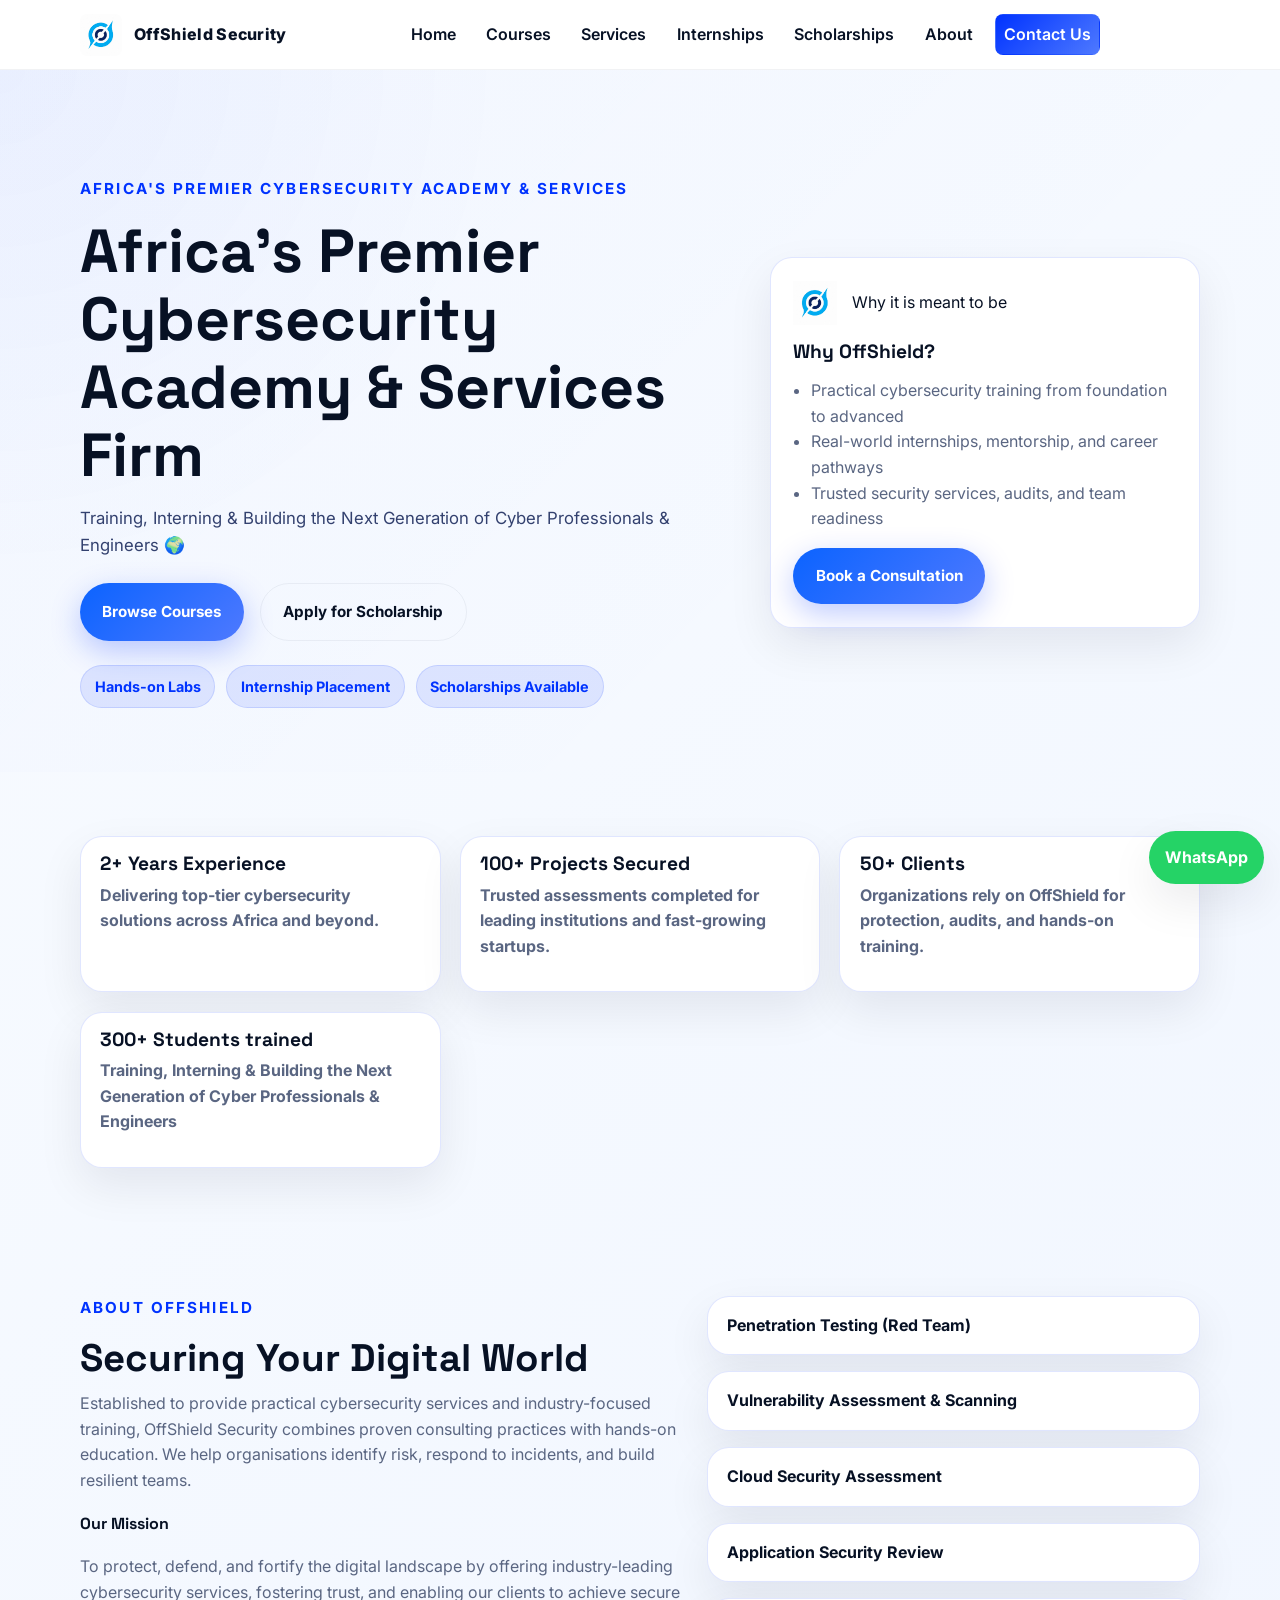
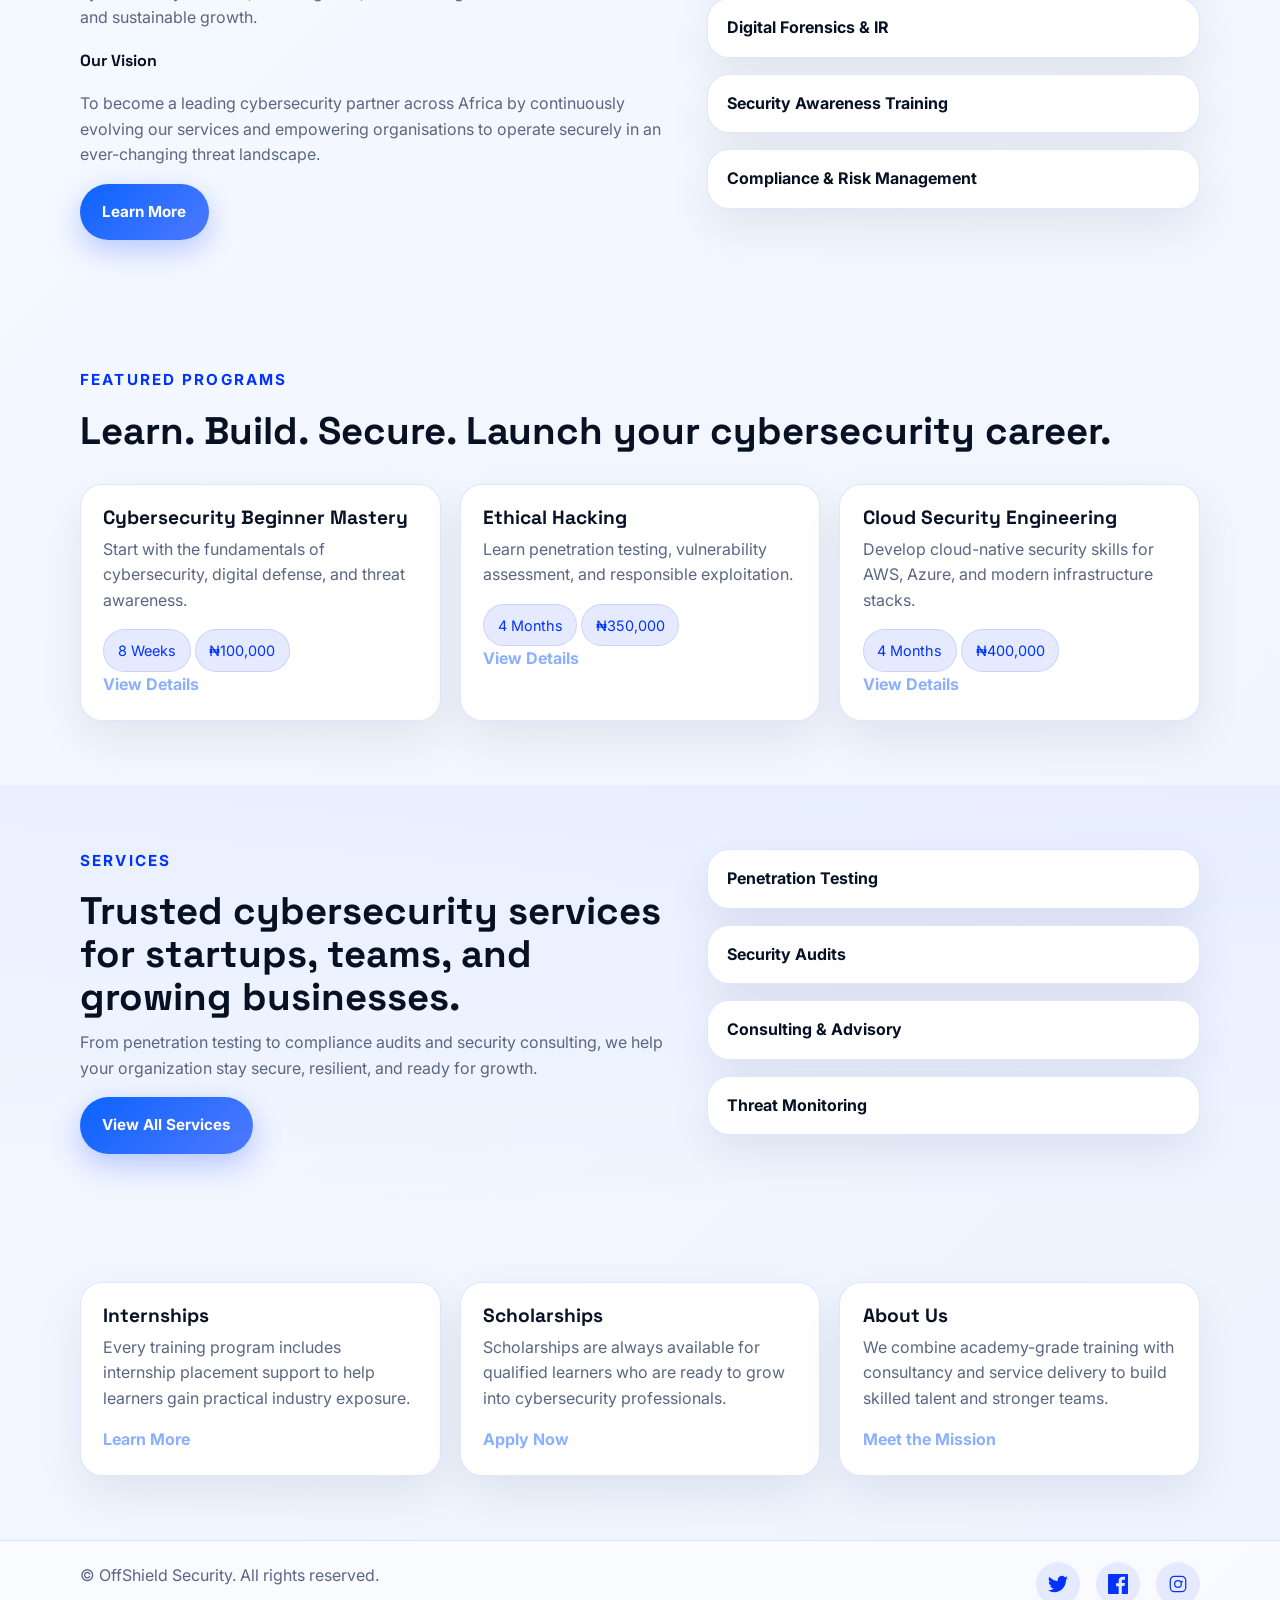
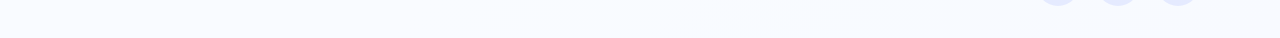
<file: index.html>
<!DOCTYPE html>
<html lang="en">
  <head>
    <meta charset="UTF-8" />
    <meta name="viewport" content="width=device-width, initial-scale=1.0" />

<!-- New SEO Meta Tags -->
  <meta name="description" content="OffShield Security is a cybersecurity academy and security services firm serving Nigeria, Africa, Europe, and international clients with ethical hacking, penetration testing, cloud security training, internships, and consulting." />
  <meta name="keywords" content="cybersecurity training Nigeria, cybersecurity academy Nigeria, cybersecurity courses Nigeria, ethical hacking course Nigeria, penetration testing training Nigeria, cyber security certification Nigeria, cloud security course Nigeria, application security training Nigeria, SOC analyst training Nigeria, cybersecurity internship Nigeria, cybersecurity jobs Nigeria, cybersecurity consultant Nigeria, cybersecurity company Nigeria, cybersecurity training Africa, cybersecurity academy Africa, ethical hacking Africa, penetration testing Africa, cloud security Africa, application security Africa, cyber security services Africa, cybersecurity internships Africa, cybersecurity training Europe, cybersecurity academy Europe, ethical hacking course Europe, penetration testing services Europe, cloud security consulting Europe, application security consulting Europe, cybersecurity training online, cyber security courses online, ethical hacking certification, penetration testing certification, cloud security certification, incident response training, digital forensics training, security awareness training, vulnerability assessment, security audit, compliance risk management, DevSecOps training, information security training" />
  <meta name="author" content="Gabriel Odusanya" />
  <meta name="robots" content="index, follow" />
  <link rel="canonical" href="https://offshieldsecurity.org/" />

  <!-- Open Graph for Social Media -->
  <meta property="og:title" content="OffShield Security - Africa's Premier Cybersecurity Academy" />
  <meta property="og:description" content="Learn cybersecurity with real internships and professional services. Scholarships available." />
  <meta property="og:image" content="https://offshieldsecurity.org/offshieldoff.jpg" />
  <meta property="og:url" content="https://offshieldsecurity.org" />
  <meta property="og:type" content="website" />

  <script type="application/ld+json">
  {
    "@context": "https://schema.org",
    "@graph": [
      {
        "@type": "EducationalOrganization",
        "name": "OffShield Security",
        "url": "https://offshieldsecurity.org/",
        "logo": "https://offshieldsecurity.org/offshieldoff.jpg",
        "image": "https://offshieldsecurity.org/offshieldoff.jpg",
        "description": "Cybersecurity academy and security services firm providing practical training, internships, consulting, and security assessments.",
        "areaServed": ["Nigeria", "Africa", "Europe"],
        "sameAs": [
          "https://x.com/offshield_ai",
          "https://instagram.com/offshield_security"
        ],
        "knowsAbout": [
          "Cybersecurity", "Ethical hacking", "Penetration testing", "Cloud security",
          "Application security", "Incident response", "Digital forensics", "DevSecOps"
        ]
      },
      {
        "@type": "WebSite",
        "name": "OffShield Security",
        "url": "https://offshieldsecurity.org/"
      }
    ]
  }
  </script>

  <title>OffShield Security | Africa's Premier Cybersecurity Academy & Services</title>
    <link rel="preconnect" href="https://fonts.googleapis.com" />
    <link rel="preconnect" href="https://fonts.gstatic.com" crossorigin />
    <link href="https://fonts.googleapis.com/css2?family=Inter:wght@400;500;600;700;800&family=Space+Grotesk:wght@500;700&display=swap" rel="stylesheet" />
    <link rel="icon" href="offshieldoff.jpg" type="image/jpeg" />
    <link rel="stylesheet" href="styles.css" />
  </head>
  <body>
    <header class="site-header">
      <div class="container nav-wrap">
        <a class="brand" href="index.html">
          <img src="offshieldlogo.jpg" alt="OffShield Security" class="brand-logo" />
          <span>OffShield Security</span>
        </a>
        <button class="menu-toggle" aria-label="Toggle menu" aria-controls="site-navigation" aria-expanded="false">
          <span></span>
          <span></span>
          <span></span>
        </button>
        <nav id="site-navigation" class="site-nav" aria-label="Main navigation">
  <a href="index.html">Home</a>
  <a href="courses.html">Courses</a>
  <a href="services.html">Services</a>
  <a href="internships.html">Internships</a>
  <a href="scholarships.html">Scholarships</a>
  <a href="about.html">About</a>
  <a href="contact.html" class="nav-consultation">Contact Us</a>
</nav>
        </div>
    </header>

    <main>
      <section class="hero">
        <div class="container hero-grid">
          <div class="hero-content">
            <p class="eyebrow">Africa's Premier Cybersecurity Academy & Services</p>
            <h1>Africa's Premier Cybersecurity Academy & Services Firm</h1>
            <p class="hero-text">Training, Interning & Building the Next Generation of Cyber Professionals & Engineers 🌍</p>
            <div class="hero-actions">
              <a class="btn btn-primary" href="courses.html">Browse Courses</a>
              <a class="btn btn-secondary" href="scholarships.html">Apply for Scholarship</a>
            </div>
            <div class="hero-badges">
              <span>Hands-on Labs</span>
              <span>Internship Placement</span>
              <span>Scholarships Available</span>
            </div>
          </div>
          <div class="hero-card">
            <div class="why-logo">
              <img src="offshieldlogo.jpg" alt="OffShield Security logo" class="why-logo-image" />
              <span>Why it is meant to be</span>
            </div>
            <h3>Why OffShield?</h3>
            <ul>
              <li>Practical cybersecurity training from foundation to advanced</li>
              <li>Real-world internships, mentorship, and career pathways</li>
              <li>Trusted security services, audits, and team readiness</li>
            </ul>
            <a class="btn btn-primary" href="contact.html">Book a Consultation</a>
          </div>
        </div>
      </section>

      <section class="section">
        <div class="container">
          <div class="grid-3">
            <article class="mini-card">
              <h3>2+ Years Experience</h3>
              <p>Delivering top-tier cybersecurity solutions across Africa and beyond.</p>
            </article>
            <article class="mini-card">
              <h3>100+ Projects Secured</h3>
              <p>Trusted assessments completed for leading institutions and fast-growing startups.</p>
            </article>
            <article class="mini-card">
              <h3>50+ Clients</h3>
              <p>Organizations rely on OffShield for protection, audits, and hands-on training.</p>
            </article>
            <article class="mini-card">
              <h3>300+ Students trained</h3>
              <p>Training, Interning & Building the Next Generation of Cyber Professionals & Engineers</p>
            </article>
          </div>
        </div>
      </section>

      <section class="section">
        <div class="container two-col">
          <div>
            <p class="eyebrow">About OffShield</p>
            <h2>Securing Your Digital World</h2>
            <p>Established to provide practical cybersecurity services and industry-focused training, OffShield Security combines proven consulting practices with hands-on education. We help organisations identify risk, respond to incidents, and build resilient teams.</p>
            <h4>Our Mission</h4>
            <p>To protect, defend, and fortify the digital landscape by offering industry-leading cybersecurity services, fostering trust, and enabling our clients to achieve secure and sustainable growth.</p>
            <h4>Our Vision</h4>
            <p>To become a leading cybersecurity partner across Africa by continuously evolving our services and empowering organisations to operate securely in an ever-changing threat landscape.</p>
            <a class="btn btn-primary" href="about.html">Learn More</a>
          </div>
          <div class="card-stack">
            <div class="mini-card">Penetration Testing (Red Team)</div>
            <div class="mini-card">Vulnerability Assessment & Scanning</div>
            <div class="mini-card">Cloud Security Assessment</div>
            <div class="mini-card">Application Security Review</div>
            <div class="mini-card">Digital Forensics & IR</div>
            <div class="mini-card">Security Awareness Training</div>
            <div class="mini-card">Compliance & Risk Management</div>
          </div>
        </div>
      </section>

      <section class="section">
        <div class="container">
          <div class="section-heading">
            <p class="eyebrow">Featured Programs</p>
            <h2>Learn. Build. Secure. Launch your cybersecurity career.</h2>
          </div>
          <div class="card-grid">
            <article class="card">
              <h3>Cybersecurity Beginner Mastery</h3>
              <p>Start with the fundamentals of cybersecurity, digital defense, and threat awareness.</p>
              <div class="chip-row">
                <span class="chip">8 Weeks</span>
                <span class="chip">₦100,000</span>
              </div>
              <a href="courses.html" class="text-link">View Details</a>
            </article>
            <article class="card">
              <h3>Ethical Hacking</h3>
              <p>Learn penetration testing, vulnerability assessment, and responsible exploitation.</p>
              <div class="chip-row">
                <span class="chip">4 Months</span>
                <span class="chip">₦350,000</span>
              </div>
              <a href="courses.html" class="text-link">View Details</a>
            </article>
            <article class="card">
              <h3>Cloud Security Engineering</h3>
              <p>Develop cloud-native security skills for AWS, Azure, and modern infrastructure stacks.</p>
              <div class="chip-row">
                <span class="chip">4 Months</span>
                <span class="chip">₦400,000</span>
              </div>
              <a href="courses.html" class="text-link">View Details</a>
            </article>
          </div>
        </div>
      </section>

      <section class="section alt-bg">
        <div class="container two-col">
          <div>
            <p class="eyebrow">Services</p>
            <h2>Trusted cybersecurity services for startups, teams, and growing businesses.</h2>
            <p>From penetration testing to compliance audits and security consulting, we help your organization stay secure, resilient, and ready for growth.</p>
            <a class="btn btn-primary" href="services.html">View All Services</a>
          </div>
          <div class="card-stack">
            <div class="mini-card">Penetration Testing</div>
            <div class="mini-card">Security Audits</div>
            <div class="mini-card">Consulting & Advisory</div>
            <div class="mini-card">Threat Monitoring</div>
          </div>
        </div>
      </section>

      <section class="section">
        <div class="container grid-3">
          <article class="info-panel">
            <h3>Internships</h3>
            <p>Every training program includes internship placement support to help learners gain practical industry exposure.</p>
            <a href="internships.html" class="text-link">Learn More</a>
          </article>
          <article class="info-panel">
            <h3>Scholarships</h3>
            <p>Scholarships are always available for qualified learners who are ready to grow into cybersecurity professionals.</p>
            <a href="scholarships.html" class="text-link">Apply Now</a>
          </article>
          <article class="info-panel">
            <h3>About Us</h3>
            <p>We combine academy-grade training with consultancy and service delivery to build skilled talent and stronger teams.</p>
            <a href="about.html" class="text-link">Meet the Mission</a>
          </article>
        </div>
      </section>
    </main>

    <a class="whatsapp-float" href="https://wa.me/2349127643783" target="_blank" rel="noreferrer">WhatsApp</a>

    <footer class="site-footer">
      <div class="container footer-wrap">
        <p>© <span id="year"></span> OffShield Security. All rights reserved.</p>
        <div class="social-links">
          <a class="social-icon icon-x" href="https://x.com/offshield_ai" target="_blank" rel="noreferrer" aria-label="OffShield on X"><svg viewBox="0 0 24 24" fill="currentColor" aria-hidden="true"><path d="M23.954 4.569a10 10 0 0 1-2.825.775 4.93 4.93 0 0 0 2.163-2.724 9.86 9.86 0 0 1-3.127 1.184 4.916 4.916 0 0 0-8.38 4.482A13.94 13.94 0 0 1 1.64 3.16a4.916 4.916 0 0 0 1.523 6.574 4.903 4.903 0 0 1-2.229-.616v.06a4.916 4.916 0 0 0 3.946 4.827 4.902 4.902 0 0 1-2.224.084 4.916 4.916 0 0 0 4.588 3.417A9.867 9.867 0 0 1 0 19.54a13.94 13.94 0 0 0 7.548 2.212c9.058 0 14.01-7.496 14.01-13.986 0-.21-.005-.423-.014-.634A9.936 9.936 0 0 0 24 4.59z"/></svg></a>
          <a class="social-icon icon-facebook" href="https://www.facebook.com/share/p/1DWnNZHJeL/" target="_blank" rel="noreferrer" aria-label="OffShield on Facebook"><svg viewBox="0 0 24 24" fill="currentColor" aria-hidden="true"><path d="M22.675 0H1.325C.593 0 0 .593 0 1.326v21.348C0 23.407.593 24 1.325 24H12.81V14.708h-3.19v-3.62h3.19V8.206c0-3.162 1.93-4.888 4.75-4.888 1.35 0 2.51.1 2.85.144v3.3h-1.954c-1.533 0-1.83.73-1.83 1.798v2.362h3.66l-.477 3.62h-3.183V24h6.243C23.406 24 24 23.407 24 22.674V1.326C24 .593 23.406 0 22.675 0z"/></svg></a>
          <a class="social-icon icon-instagram" href="https://instagram.com/offshield_security" target="_blank" rel="noreferrer" aria-label="OffShield on Instagram"><svg viewBox="0 0 24 24" fill="currentColor" aria-hidden="true"><path d="M7.75 2h8.5A5.75 5.75 0 0 1 22 7.75v8.5A5.75 5.75 0 0 1 16.25 22h-8.5A5.75 5.75 0 0 1 2 16.25v-8.5A5.75 5.75 0 0 1 7.75 2zm0 1.5A4.25 4.25 0 0 0 3.5 7.75v8.5A4.25 4.25 0 0 0 7.75 20.5h8.5A4.25 4.25 0 0 0 20.5 16.25v-8.5A4.25 4.25 0 0 0 16.25 3.5h-8.5zM12 7.25a4.75 4.75 0 1 1 0 9.5 4.75 4.75 0 0 1 0-9.5zm0 1.5a3.25 3.25 0 1 0 0 6.5 3.25 3.25 0 0 0 0-6.5zm4.75-.78a1.03 1.03 0 1 1 0 2.06 1.03 1.03 0 0 1 0-2.06z"/></svg></a>
        </div>
      </div>
    </footer>

    <script src="script.js"></script>
  </body>
</html>
</file>
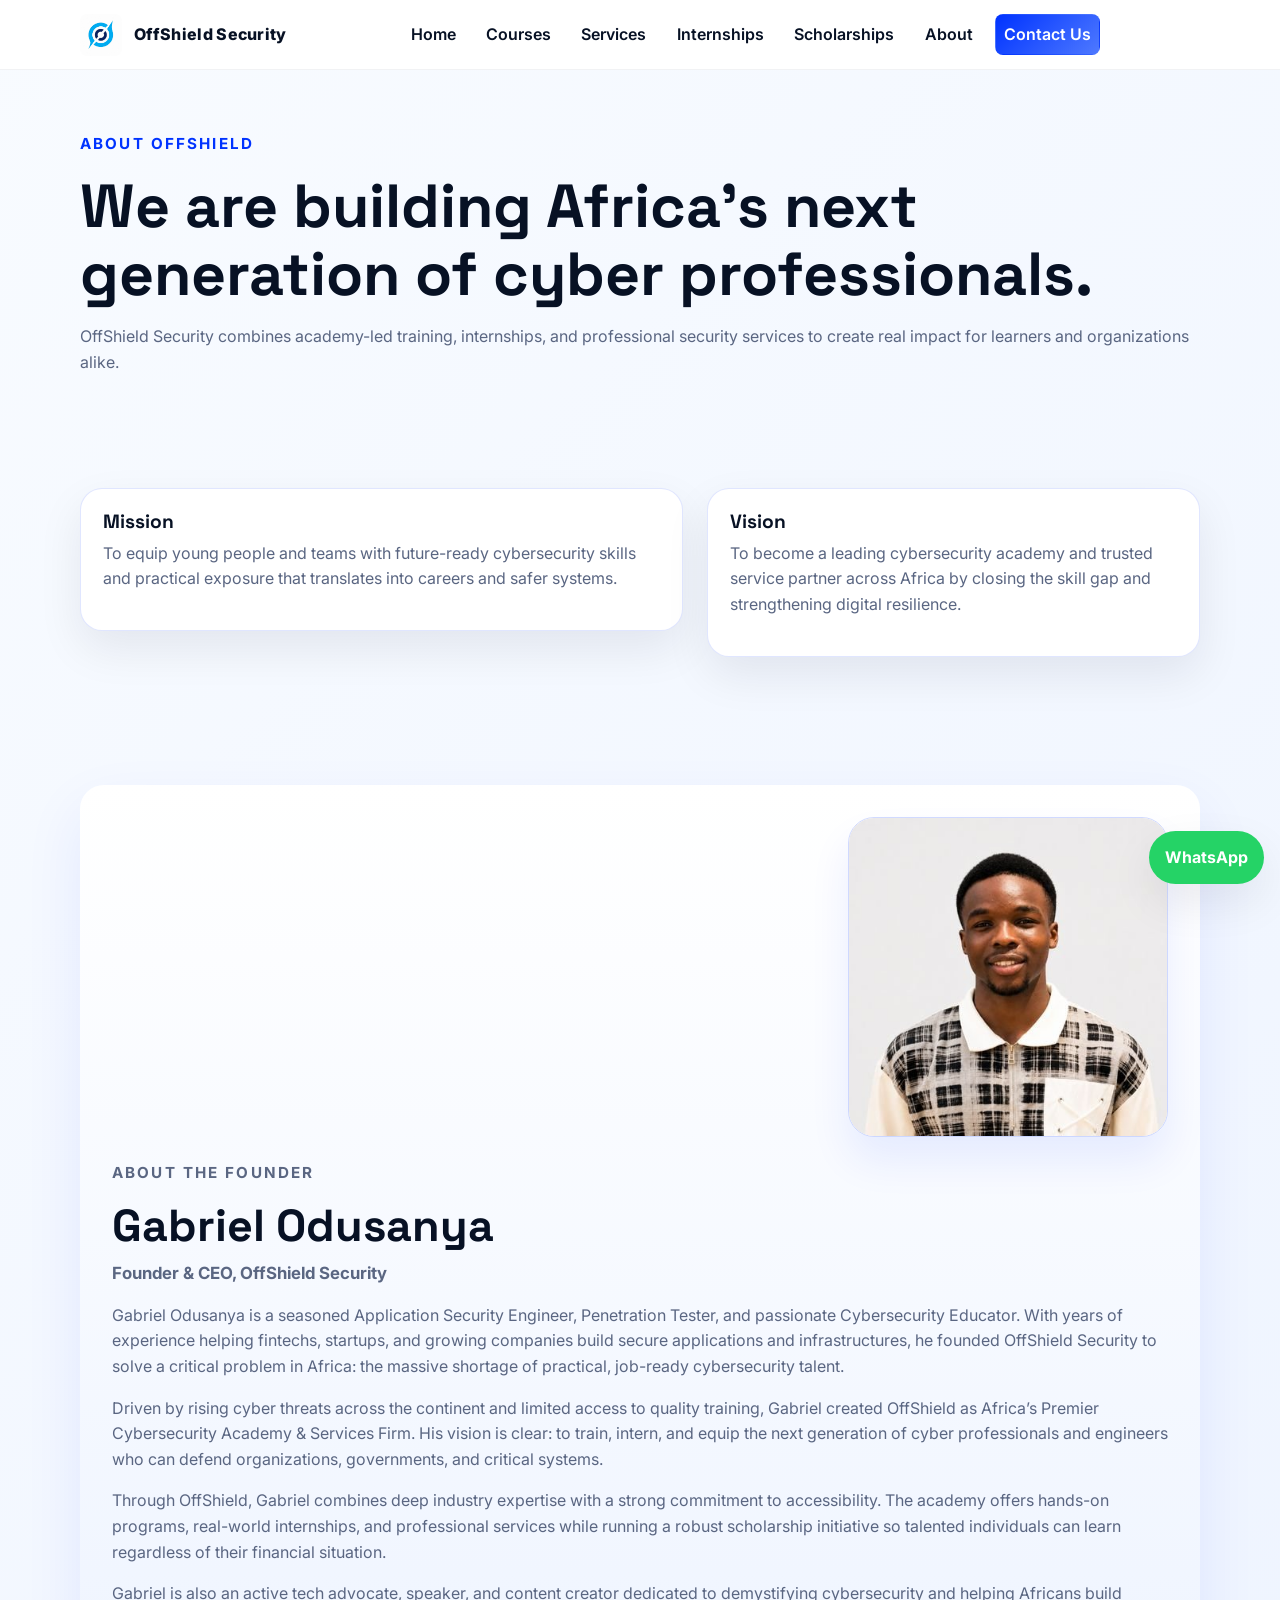
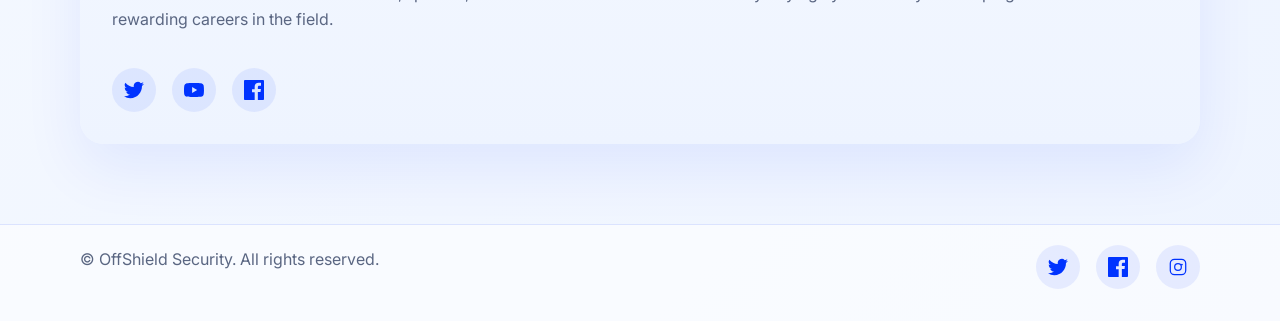
<file: about.html>
<!DOCTYPE html>
<html lang="en">
  <head>
    <meta charset="UTF-8" />
    <meta name="viewport" content="width=device-width, initial-scale=1.0" />
    <meta name="description" content="Learn about OffShield Security, a practical cybersecurity academy and security services firm founded in Nigeria and serving learners and organizations across Africa, Europe, and online." />
    <meta name="keywords" content="about OffShield Security, cybersecurity academy Nigeria, cybersecurity company Africa, cybersecurity founder Nigeria, cybersecurity education Africa, information security consulting Europe" />
    <meta name="robots" content="index, follow" />
    <link rel="canonical" href="https://offshieldsecurity.org/about.html" />
    <title>About | OffShield Security</title>
    <link rel="preconnect" href="https://fonts.googleapis.com" />
    <link rel="preconnect" href="https://fonts.gstatic.com" crossorigin />
    <link href="https://fonts.googleapis.com/css2?family=Inter:wght@400;500;600;700;800&family=Space+Grotesk:wght@500;700&display=swap" rel="stylesheet" />
    <link rel="icon" href="offshieldoff.jpg" type="image/jpeg" />
    <link rel="stylesheet" href="styles.css" />
  </head>
  <body>
    <header class="site-header">
      <div class="container nav-wrap">
        <a class="brand" href="index.html">
          <img src="offshieldlogo.jpg" alt="OffShield Security" class="brand-logo" />
          <span>OffShield Security</span>
        </a>
        <button class="menu-toggle" aria-label="Toggle menu" aria-controls="site-navigation" aria-expanded="false">
          <span></span>
          <span></span>
          <span></span>
        </button>
      
<nav id="site-navigation" class="site-nav" aria-label="Main navigation">
  <a href="index.html">Home</a>
  <a href="courses.html">Courses</a>
  <a href="services.html">Services</a>
  <a href="internships.html">Internships</a>
  <a href="scholarships.html">Scholarships</a>
  <a href="about.html">About</a>
  <a href="contact.html" class="nav-consultation">Contact Us</a>
</nav>

        </div>
    </header>

    <main class="page-shell">
      <section class="page-hero">
        <div class="container">
          <p class="eyebrow">About OffShield</p>
          <h1>We are building Africa's next generation of cyber professionals.</h1>
          <p>OffShield Security combines academy-led training, internships, and professional security services to create real impact for learners and organizations alike.</p>
        </div>
      </section>

      <section class="section">
        <div class="container two-col">
          <div class="card">
            <h3>Mission</h3>
            <p>To equip young people and teams with future-ready cybersecurity skills and practical exposure that translates into careers and safer systems.</p>
          </div>
          <div class="card">
            <h3>Vision</h3>
            <p>To become a leading cybersecurity academy and trusted service partner across Africa by closing the skill gap and strengthening digital resilience.</p>
          </div>
        </div>
      </section>

      <section class="section founder-section">
        <div class="container founder-card">
          <div class="founder-image-wrap">
            <img src="profile.jpg" alt="Gabriel Odusanya" class="founder-image" />
          </div>
          <div class="founder-copy">
            <p class="eyebrow">About the Founder</p>
            <h2>Gabriel Odusanya</h2>
            <p class="subhead">Founder & CEO, OffShield Security</p>
            <p>Gabriel Odusanya is a seasoned Application Security Engineer, Penetration Tester, and passionate Cybersecurity Educator. With years of experience helping fintechs, startups, and growing companies build secure applications and infrastructures, he founded OffShield Security to solve a critical problem in Africa: the massive shortage of practical, job-ready cybersecurity talent.</p>
            <p>Driven by rising cyber threats across the continent and limited access to quality training, Gabriel created OffShield as Africa’s Premier Cybersecurity Academy & Services Firm. His vision is clear: to train, intern, and equip the next generation of cyber professionals and engineers who can defend organizations, governments, and critical systems.</p>
            <p>Through OffShield, Gabriel combines deep industry expertise with a strong commitment to accessibility. The academy offers hands-on programs, real-world internships, and professional services while running a robust scholarship initiative so talented individuals can learn regardless of their financial situation.</p>
            <p>Gabriel is also an active tech advocate, speaker, and content creator dedicated to demystifying cybersecurity and helping Africans build rewarding careers in the field.</p>
            <div class="founder-socials">
              <a class="social-icon icon-x" href="https://x.com/gabbytech01" target="_blank" rel="noreferrer" aria-label="Gabriel Odusanya on X"><svg viewBox="0 0 24 24" fill="currentColor" aria-hidden="true"><path d="M23.954 4.569a10 10 0 0 1-2.825.775 4.93 4.93 0 0 0 2.163-2.724 9.86 9.86 0 0 1-3.127 1.184 4.916 4.916 0 0 0-8.38 4.482A13.94 13.94 0 0 1 1.64 3.16a4.916 4.916 0 0 0 1.523 6.574 4.903 4.903 0 0 1-2.229-.616v.06a4.916 4.916 0 0 0 3.946 4.827 4.902 4.902 0 0 1-2.224.084 4.916 4.916 0 0 0 4.588 3.417A9.867 9.867 0 0 1 0 19.54a13.94 13.94 0 0 0 7.548 2.212c9.058 0 14.01-7.496 14.01-13.986 0-.21-.005-.423-.014-.634A9.936 9.936 0 0 0 24 4.59z"/></svg></a>
              <a class="social-icon icon-youtube" href="https://www.youtube.com/@gabbytech01" target="_blank" rel="noreferrer" aria-label="Gabriel Odusanya on YouTube"><svg viewBox="0 0 24 24" fill="currentColor" aria-hidden="true"><path d="M23.498 6.186a3 3 0 0 0-2.117-2.116C19.672 3.5 12 3.5 12 3.5s-7.672 0-9.382.57A3 3 0 0 0 .5 6.186C0 8.027 0 12 0 12s0 3.973.5 5.814a3 3 0 0 0 2.118 2.116c1.71.57 9.382.57 9.382.57s7.672 0 9.382-.57a3 3 0 0 0 2.117-2.116C24 15.973 24 12 24 12s0-3.973-.502-5.814zM9.75 15.567V8.433L15.75 12l-6 3.567z"/></svg></a>
              <a class="social-icon icon-facebook" href="https://www.facebook.com/share/p/19H9wYE2SJ/" target="_blank" rel="noreferrer" aria-label="Gabriel Odusanya on Facebook"><svg viewBox="0 0 24 24" fill="currentColor" aria-hidden="true"><path d="M22.675 0H1.325C.593 0 0 .593 0 1.326v21.348C0 23.407.593 24 1.325 24H12.81V14.708h-3.19v-3.62h3.19V8.206c0-3.162 1.93-4.888 4.75-4.888 1.35 0 2.51.1 2.85.144v3.3h-1.954c-1.533 0-1.83.73-1.83 1.798v2.362h3.66l-.477 3.62h-3.183V24h6.243C23.406 24 24 23.407 24 22.674V1.326C24 .593 23.406 0 22.675 0z"/></svg></a>
            </div>
          </div>
        </div>
      </section>
    </main>

    <a class="whatsapp-float" href="https://wa.me/2349127643783" target="_blank" rel="noreferrer">WhatsApp</a>

    <footer class="site-footer">
      <div class="container footer-wrap">
        <p>© <span id="year"></span> OffShield Security. All rights reserved.</p>
        <div class="social-links">
          <a class="social-icon icon-x" href="https://x.com/offshield_ai" target="_blank" rel="noreferrer" aria-label="OffShield on X"><svg viewBox="0 0 24 24" fill="currentColor" aria-hidden="true"><path d="M23.954 4.569a10 10 0 0 1-2.825.775 4.93 4.93 0 0 0 2.163-2.724 9.86 9.86 0 0 1-3.127 1.184 4.916 4.916 0 0 0-8.38 4.482A13.94 13.94 0 0 1 1.64 3.16a4.916 4.916 0 0 0 1.523 6.574 4.903 4.903 0 0 1-2.229-.616v.06a4.916 4.916 0 0 0 3.946 4.827 4.902 4.902 0 0 1-2.224.084 4.916 4.916 0 0 0 4.588 3.417A9.867 9.867 0 0 1 0 19.54a13.94 13.94 0 0 0 7.548 2.212c9.058 0 14.01-7.496 14.01-13.986 0-.21-.005-.423-.014-.634A9.936 9.936 0 0 0 24 4.59z"/></svg></a>
          <a class="social-icon icon-facebook" href="https://www.facebook.com/share/p/1DWnNZHJeL/" target="_blank" rel="noreferrer" aria-label="OffShield on Facebook"><svg viewBox="0 0 24 24" fill="currentColor" aria-hidden="true"><path d="M22.675 0H1.325C.593 0 0 .593 0 1.326v21.348C0 23.407.593 24 1.325 24H12.81V14.708h-3.19v-3.62h3.19V8.206c0-3.162 1.93-4.888 4.75-4.888 1.35 0 2.51.1 2.85.144v3.3h-1.954c-1.533 0-1.83.73-1.83 1.798v2.362h3.66l-.477 3.62h-3.183V24h6.243C23.406 24 24 23.407 24 22.674V1.326C24 .593 23.406 0 22.675 0z"/></svg></a>
          <a class="social-icon icon-instagram" href="https://instagram.com/offshield_security" target="_blank" rel="noreferrer" aria-label="OffShield on Instagram"><svg viewBox="0 0 24 24" fill="currentColor" aria-hidden="true"><path d="M7.75 2h8.5A5.75 5.75 0 0 1 22 7.75v8.5A5.75 5.75 0 0 1 16.25 22h-8.5A5.75 5.75 0 0 1 2 16.25v-8.5A5.75 5.75 0 0 1 7.75 2zm0 1.5A4.25 4.25 0 0 0 3.5 7.75v8.5A4.25 4.25 0 0 0 7.75 20.5h8.5A4.25 4.25 0 0 0 20.5 16.25v-8.5A4.25 4.25 0 0 0 16.25 3.5h-8.5zM12 7.25a4.75 4.75 0 1 1 0 9.5 4.75 4.75 0 0 1 0-9.5zm0 1.5a3.25 3.25 0 1 0 0 6.5 3.25 3.25 0 0 0 0-6.5zm4.75-.78a1.03 1.03 0 1 1 0 2.06 1.03 1.03 0 0 1 0-2.06z"/></svg></a>
        </div>
      </div>
    </footer>

    <script src="script.js"></script>
  </body>
</html>
</file>
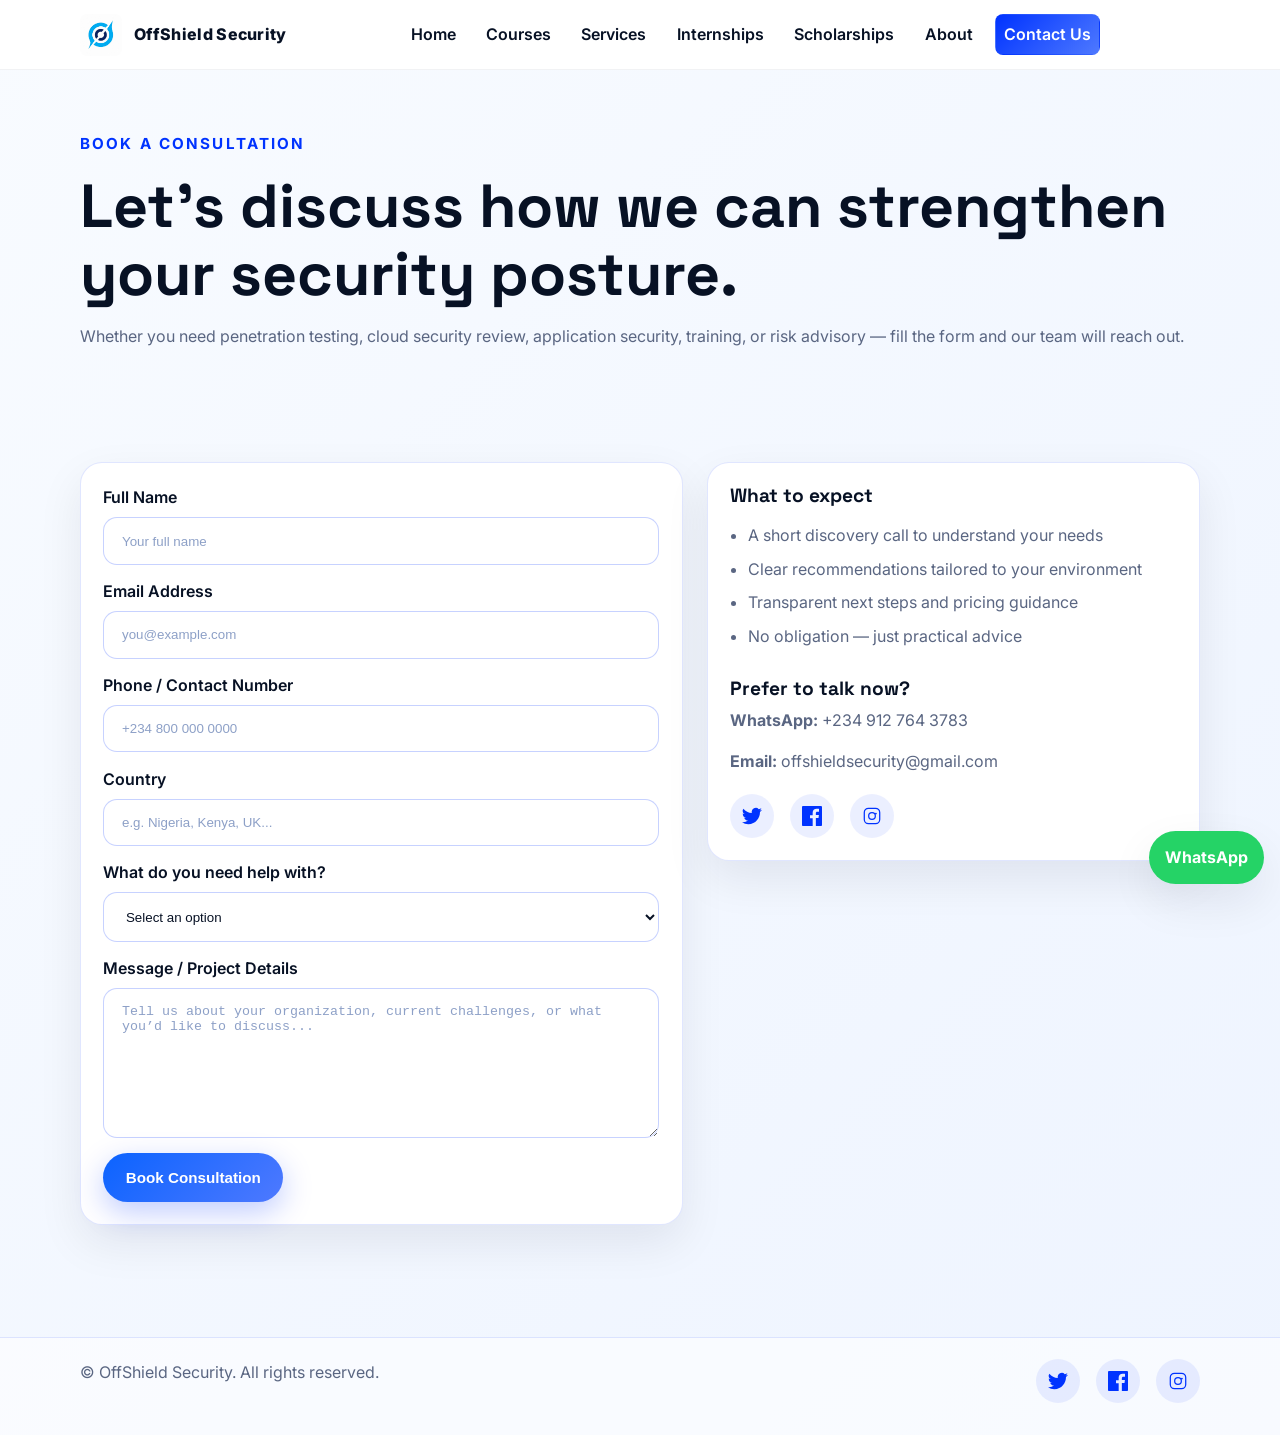
<file: consultation.html>
<!DOCTYPE html>
<html lang="en">
  <head>
    <meta charset="UTF-8" />
    <meta name="viewport" content="width=device-width, initial-scale=1.0" />
    <meta name="description" content="Book a free cybersecurity consultation with OffShield Security. Discuss penetration testing, cloud security, application security, training, and risk advisory for your organization in Nigeria, Africa, Europe, and online." />
    <meta name="keywords" content="cybersecurity consultation Nigeria, book security consultation, penetration testing consultation, cloud security advisory, application security consulting, cybersecurity consultant Africa, security risk assessment" />
    <meta name="robots" content="index, follow" />
    <link rel="canonical" href="https://offshieldsecurity.org/consultation.html" />
    <title>Book a Consultation | OffShield Security</title>
    <link rel="preconnect" href="https://fonts.googleapis.com" />
    <link rel="preconnect" href="https://fonts.gstatic.com" crossorigin />
    <link href="https://fonts.googleapis.com/css2?family=Inter:wght@400;500;600;700;800&family=Space+Grotesk:wght@500;700&display=swap" rel="stylesheet" />
    <link rel="icon" href="offshieldoff.jpg" type="image/jpeg" />
    <link rel="stylesheet" href="styles.css" />
  </head>
  <body>
    <header class="site-header">
      <div class="container nav-wrap">
        <a class="brand" href="index.html">
          <img src="offshieldlogo.jpg" alt="OffShield Security" class="brand-logo" />
          <span>OffShield Security</span>
        </a>
        <button class="menu-toggle" aria-label="Toggle menu" aria-controls="site-navigation" aria-expanded="false">
          <span></span>
          <span></span>
          <span></span>
        </button>
        <nav id="site-navigation" class="site-nav" aria-label="Main navigation">
  <a href="index.html">Home</a>
  <a href="courses.html">Courses</a>
  <a href="services.html">Services</a>
  <a href="internships.html">Internships</a>
  <a href="scholarships.html">Scholarships</a>
  <a href="about.html">About</a>
  <a href="contact.html" class="nav-consultation">Contact Us</a>
</nav>
      </div>
    </header>

    <main class="page-shell">
      <section class="page-hero">
        <div class="container">
          <p class="eyebrow">Book a Consultation</p>
          <h1>Let’s discuss how we can strengthen your security posture.</h1>
          <p>Whether you need penetration testing, cloud security review, application security, training, or risk advisory — fill the form and our team will reach out.</p>
        </div>
      </section>

      <section class="section">
        <div class="container two-col">
          <form id="consultationForm" class="card contact-form" action="https://formspree.io/f/xzdnjqpj" method="POST">
            <label>
              Full Name
              <input type="text" name="name" placeholder="Your full name" required />
            </label>
            <label>
              Email Address
              <input type="email" name="email" placeholder="you@example.com" required />
            </label>
            <label>
              Phone / Contact Number
              <input type="tel" name="phone" placeholder="+234 800 000 0000" required />
            </label>
            <label>
              Country
              <input type="text" name="country" placeholder="e.g. Nigeria, Kenya, UK..." required />
            </label>
            <label>
              What do you need help with?
              <select name="service_interest" required>
                <option value="">Select an option</option>
                <option value="Penetration Testing">Penetration Testing</option>
                <option value="Vulnerability Assessment">Vulnerability Assessment</option>
                <option value="Cloud Security Review">Cloud Security Review</option>
                <option value="Application Security">Application Security</option>
                <option value="Incident Response">Incident Response</option>
                <option value="Security Awareness Training">Security Awareness Training</option>
                <option value="Compliance & Risk">Compliance & Risk</option>
                <option value="General Security Advisory">General Security Advisory</option>
                <option value="Other">Other</option>
              </select>
            </label>
            <label>
              Message / Project Details
              <textarea name="message" rows="5" placeholder="Tell us about your organization, current challenges, or what you’d like to discuss..." required></textarea>
            </label>
            <button class="btn btn-primary" type="submit">Book Consultation</button>
            <p class="form-status" style="margin-top: 1rem; font-weight: 600; display: none;"></p>
          </form>

          <div class="card">
            <h3>What to expect</h3>
            <ul class="check-list">
              <li>A short discovery call to understand your needs</li>
              <li>Clear recommendations tailored to your environment</li>
              <li>Transparent next steps and pricing guidance</li>
              <li>No obligation — just practical advice</li>
            </ul>

            <h3 style="margin-top: 1.8rem;">Prefer to talk now?</h3>
            <p><strong>WhatsApp:</strong> +234 912 764 3783</p>
            <p><strong>Email:</strong> offshieldsecurity@gmail.com</p>

            <div class="founder-socials" style="margin-top: 1.2rem;">
              <a class="social-icon icon-x" href="https://x.com/offshield_ai" target="_blank" rel="noreferrer" aria-label="OffShield on X">
                <svg viewBox="0 0 24 24" fill="currentColor" aria-hidden="true"><path d="M23.954 4.569a10 10 0 0 1-2.825.775 4.93 4.93 0 0 0 2.163-2.724 9.86 9.86 0 0 1-3.127 1.184 4.916 4.916 0 0 0-8.38 4.482A13.94 13.94 0 0 1 1.64 3.16a4.916 4.916 0 0 0 1.523 6.574 4.903 4.903 0 0 1-2.229-.616v.06a4.916 4.916 0 0 0 3.946 4.827 4.902 4.902 0 0 1-2.224.084 4.916 4.916 0 0 0 4.588 3.417A9.867 9.867 0 0 1 0 19.54a13.94 13.94 0 0 0 7.548 2.212c9.058 0 14.01-7.496 14.01-13.986 0-.21-.005-.423-.014-.634A9.936 9.936 0 0 0 24 4.59z"/></svg>
              </a>
              <a class="social-icon icon-facebook" href="https://www.facebook.com/share/p/1DWnNZHJeL/" target="_blank" rel="noreferrer" aria-label="OffShield on Facebook">
                <svg viewBox="0 0 24 24" fill="currentColor" aria-hidden="true"><path d="M22.675 0H1.325C.593 0 0 .593 0 1.326v21.348C0 23.407.593 24 1.325 24H12.81V14.708h-3.19v-3.62h3.19V8.206c0-3.162 1.93-4.888 4.75-4.888 1.35 0 2.51.1 2.85.144v3.3h-1.954c-1.533 0-1.83.73-1.83 1.798v2.362h3.66l-.477 3.62h-3.183V24h6.243C23.406 24 24 23.407 24 22.674V1.326C24 .593 23.406 0 22.675 0z"/></svg>
              </a>
              <a class="social-icon icon-instagram" href="https://instagram.com/offshield_security" target="_blank" rel="noreferrer" aria-label="OffShield on Instagram">
                <svg viewBox="0 0 24 24" fill="currentColor" aria-hidden="true"><path d="M7.75 2h8.5A5.75 5.75 0 0 1 22 7.75v8.5A5.75 5.75 0 0 1 16.25 22h-8.5A5.75 5.75 0 0 1 2 16.25v-8.5A5.75 5.75 0 0 1 7.75 2zm0 1.5A4.25 4.25 0 0 0 3.5 7.75v8.5A4.25 4.25 0 0 0 7.75 20.5h8.5A4.25 4.25 0 0 0 20.5 16.25v-8.5A4.25 4.25 0 0 0 16.25 3.5h-8.5zM12 7.25a4.75 4.75 0 1 1 0 9.5 4.75 4.75 0 0 1 0-9.5zm0 1.5a3.25 3.25 0 1 0 0 6.5 3.25 3.25 0 0 0 0-6.5zm4.75-.78a1.03 1.03 0 1 1 0 2.06 1.03 1.03 0 0 1 0-2.06z"/></svg>
              </a>
            </div>
          </div>
        </div>
      </section>
    </main>

    <a class="whatsapp-float" href="https://wa.me/2349127643783" target="_blank" rel="noreferrer">WhatsApp</a>

    <footer class="site-footer">
      <div class="container footer-wrap">
        <p>© <span id="year"></span> OffShield Security. All rights reserved.</p>
        <div class="social-links">
          <a class="social-icon icon-x" href="https://x.com/offshield_ai" target="_blank" rel="noreferrer" aria-label="OffShield on X"><svg viewBox="0 0 24 24" fill="currentColor" aria-hidden="true"><path d="M23.954 4.569a10 10 0 0 1-2.825.775 4.93 4.93 0 0 0 2.163-2.724 9.86 9.86 0 0 1-3.127 1.184 4.916 4.916 0 0 0-8.38 4.482A13.94 13.94 0 0 1 1.64 3.16a4.916 4.916 0 0 0 1.523 6.574 4.903 4.903 0 0 1-2.229-.616v.06a4.916 4.916 0 0 0 3.946 4.827 4.902 4.902 0 0 1-2.224.084 4.916 4.916 0 0 0 4.588 3.417A9.867 9.867 0 0 1 0 19.54a13.94 13.94 0 0 0 7.548 2.212c9.058 0 14.01-7.496 14.01-13.986 0-.21-.005-.423-.014-.634A9.936 9.936 0 0 0 24 4.59z"/></svg></a>
          <a class="social-icon icon-facebook" href="https://www.facebook.com/share/p/1DWnNZHJeL/" target="_blank" rel="noreferrer" aria-label="OffShield on Facebook"><svg viewBox="0 0 24 24" fill="currentColor" aria-hidden="true"><path d="M22.675 0H1.325C.593 0 0 .593 0 1.326v21.348C0 23.407.593 24 1.325 24H12.81V14.708h-3.19v-3.62h3.19V8.206c0-3.162 1.93-4.888 4.75-4.888 1.35 0 2.51.1 2.85.144v3.3h-1.954c-1.533 0-1.83.73-1.83 1.798v2.362h3.66l-.477 3.62h-3.183V24h6.243C23.406 24 24 23.407 24 22.674V1.326C24 .593 23.406 0 22.675 0z"/></svg></a>
          <a class="social-icon icon-instagram" href="https://instagram.com/offshield_security" target="_blank" rel="noreferrer" aria-label="OffShield on Instagram"><svg viewBox="0 0 24 24" fill="currentColor" aria-hidden="true"><path d="M7.75 2h8.5A5.75 5.75 0 0 1 22 7.75v8.5A5.75 5.75 0 0 1 16.25 22h-8.5A5.75 5.75 0 0 1 2 16.25v-8.5A5.75 5.75 0 0 1 7.75 2zm0 1.5A4.25 4.25 0 0 0 3.5 7.75v8.5A4.25 4.25 0 0 0 7.75 20.5h8.5A4.25 4.25 0 0 0 20.5 16.25v-8.5A4.25 4.25 0 0 0 16.25 3.5h-8.5zM12 7.25a4.75 4.75 0 1 1 0 9.5 4.75 4.75 0 0 1 0-9.5zm0 1.5a3.25 3.25 0 1 0 0 6.5 3.25 3.25 0 0 0 0-6.5zm4.75-.78a1.03 1.03 0 1 1 0 2.06 1.03 1.03 0 0 1 0-2.06z"/></svg></a>
        </div>
      </div>
    </footer>

    <script src="script.js"></script>
  </body>
</html>
</file>
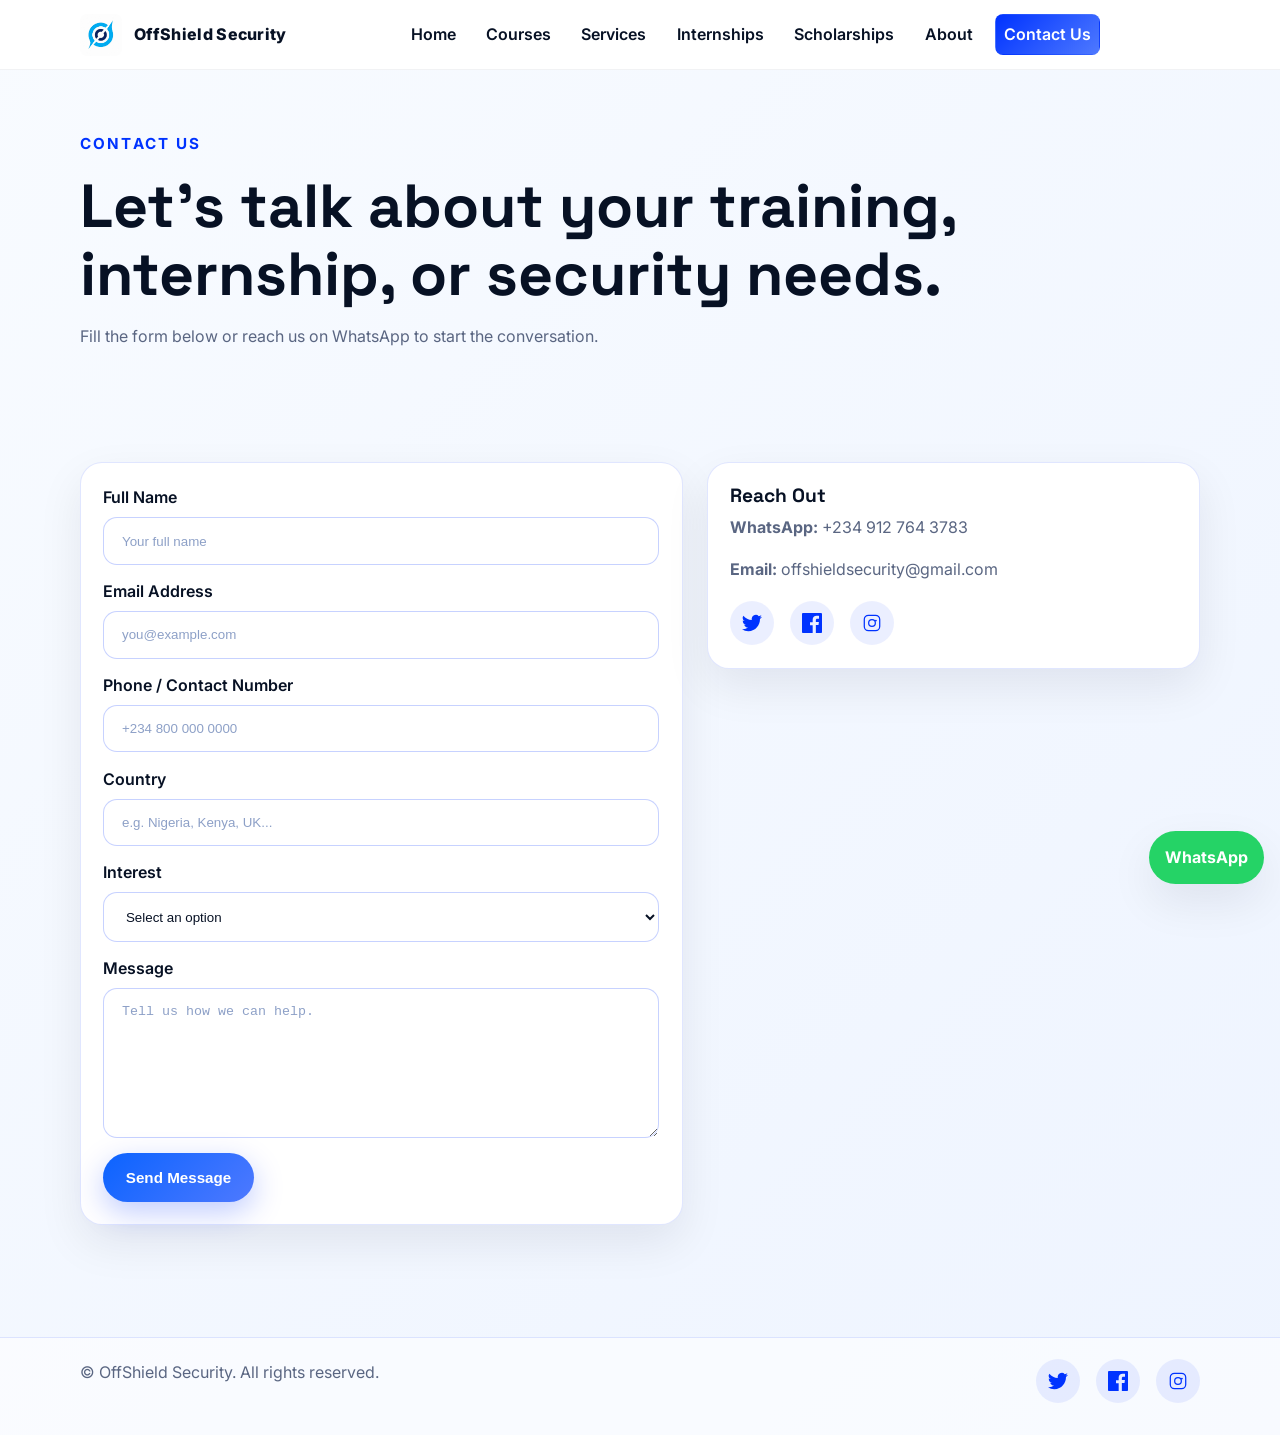
<file: contact.html>
<!DOCTYPE html>
<html lang="en">
  <head>
    <meta charset="UTF-8" />
    <meta name="viewport" content="width=device-width, initial-scale=1.0" />
    <meta name="description" content="Contact OffShield Security for cybersecurity training, ethical hacking courses, penetration testing, cloud security, internships, scholarships, and consulting in Nigeria, Africa, Europe, and online." />
    <meta name="keywords" content="contact cybersecurity company Nigeria, cybersecurity consultant Nigeria, ethical hacking training contact, penetration testing consultation, cloud security consultant Africa, cybersecurity training Europe contact, cybersecurity internship application" />
    <meta name="robots" content="index, follow" />
    <link rel="canonical" href="https://offshieldsecurity.org/contact.html" />
    <title>Contact | OffShield Security</title>
    <link rel="preconnect" href="https://fonts.googleapis.com" />
    <link rel="preconnect" href="https://fonts.gstatic.com" crossorigin />
    <link href="https://fonts.googleapis.com/css2?family=Inter:wght@400;500;600;700;800&family=Space+Grotesk:wght@500;700&display=swap" rel="stylesheet" />
    <link rel="icon" href="offshieldoff.jpg" type="image/jpeg" />
    <link rel="stylesheet" href="styles.css" />
  </head>
  <body>
    <header class="site-header">
      <div class="container nav-wrap">
        <a class="brand" href="index.html">
          <img src="offshieldlogo.jpg" alt="OffShield Security" class="brand-logo" />
          <span>OffShield Security</span>
        </a>
        <button class="menu-toggle" aria-label="Toggle menu" aria-controls="site-navigation" aria-expanded="false">
          <span></span>
          <span></span>
          <span></span>
        </button>
       <nav id="site-navigation" class="site-nav" aria-label="Main navigation">
  <a href="index.html">Home</a>
  <a href="courses.html">Courses</a>
  <a href="services.html">Services</a>
  <a href="internships.html">Internships</a>
  <a href="scholarships.html">Scholarships</a>
  <a href="about.html">About</a>
  <a href="contact.html" class="nav-consultation">Contact Us</a>
</nav>
        </div>
    </header>

    <main class="page-shell">
      <section class="page-hero">
        <div class="container">
          <p class="eyebrow">Contact Us</p>
          <h1>Let’s talk about your training, internship, or security needs.</h1>
          <p>Fill the form below or reach us on WhatsApp to start the conversation.</p>
        </div>
      </section>

      <section class="section">
        <div class="container two-col">

          <form id="contactForm" class="card contact-form" action="https://formspree.io/f/maqrpzwo" method="POST">
  <label>
    Full Name
    <input type="text" name="name" placeholder="Your full name" required />
  </label>
  <label>
    Email Address
    <input type="email" name="email" placeholder="you@example.com" required />
  </label>
  <label>
    Phone / Contact Number
    <input type="tel" name="phone" placeholder="+234 800 000 0000" required />
  </label>
  <label>
    Country
    <input type="text" name="country" placeholder="e.g. Nigeria, Kenya, UK..." required />
  </label>
  <label>
    Interest
    <select name="interest" required>
      <option value="">Select an option</option>
      <option value="Book a Consultation">Book a Consultation</option>
      <option value="Scholarship">Scholarship</option>
      <option value="Course Enrollment">Course Enrollment</option>
      <option value="Security Service">Security Service</option>
      <option value="Internship">Internship</option>
      <option value="Other">Other</option>
    </select>
  </label>
  <label>
    Message
    <textarea name="message" rows="5" placeholder="Tell us how we can help." required></textarea>
  </label>
  <button class="btn btn-primary" type="submit">Send Message</button>
  <p class="form-status" style="margin-top: 1rem; font-weight: 600; display: none;"></p>
</form>
          
          <div class="card">
            <h3>Reach Out</h3>
            <p><strong>WhatsApp:</strong> +234 912 764 3783</p>
            <p><strong>Email:</strong> offshieldsecurity@gmail.com</p>
            <div class="founder-socials">
              <a class="social-icon icon-x" href="https://x.com/offshield_ai" target="_blank" rel="noreferrer" aria-label="OffShield on X"><svg viewBox="0 0 24 24" fill="currentColor" aria-hidden="true"><path d="M23.954 4.569a10 10 0 0 1-2.825.775 4.93 4.93 0 0 0 2.163-2.724 9.86 9.86 0 0 1-3.127 1.184 4.916 4.916 0 0 0-8.38 4.482A13.94 13.94 0 0 1 1.64 3.16a4.916 4.916 0 0 0 1.523 6.574 4.903 4.903 0 0 1-2.229-.616v.06a4.916 4.916 0 0 0 3.946 4.827 4.902 4.902 0 0 1-2.224.084 4.916 4.916 0 0 0 4.588 3.417A9.867 9.867 0 0 1 0 19.54a13.94 13.94 0 0 0 7.548 2.212c9.058 0 14.01-7.496 14.01-13.986 0-.21-.005-.423-.014-.634A9.936 9.936 0 0 0 24 4.59z"/></svg></a>
              <a class="social-icon icon-facebook" href="https://www.facebook.com/share/p/1DWnNZHJeL/" target="_blank" rel="noreferrer" aria-label="OffShield on Facebook"><svg viewBox="0 0 24 24" fill="currentColor" aria-hidden="true"><path d="M22.675 0H1.325C.593 0 0 .593 0 1.326v21.348C0 23.407.593 24 1.325 24H12.81V14.708h-3.19v-3.62h3.19V8.206c0-3.162 1.93-4.888 4.75-4.888 1.35 0 2.51.1 2.85.144v3.3h-1.954c-1.533 0-1.83.73-1.83 1.798v2.362h3.66l-.477 3.62h-3.183V24h6.243C23.406 24 24 23.407 24 22.674V1.326C24 .593 23.406 0 22.675 0z"/></svg></a>
              <a class="social-icon icon-instagram" href="https://instagram.com/offshield_security" target="_blank" rel="noreferrer" aria-label="OffShield on Instagram"><svg viewBox="0 0 24 24" fill="currentColor" aria-hidden="true"><path d="M7.75 2h8.5A5.75 5.75 0 0 1 22 7.75v8.5A5.75 5.75 0 0 1 16.25 22h-8.5A5.75 5.75 0 0 1 2 16.25v-8.5A5.75 5.75 0 0 1 7.75 2zm0 1.5A4.25 4.25 0 0 0 3.5 7.75v8.5A4.25 4.25 0 0 0 7.75 20.5h8.5A4.25 4.25 0 0 0 20.5 16.25v-8.5A4.25 4.25 0 0 0 16.25 3.5h-8.5zM12 7.25a4.75 4.75 0 1 1 0 9.5 4.75 4.75 0 0 1 0-9.5zm0 1.5a3.25 3.25 0 1 0 0 6.5 3.25 3.25 0 0 0 0-6.5zm4.75-.78a1.03 1.03 0 1 1 0 2.06 1.03 1.03 0 0 1 0-2.06z"/></svg></a>
            </div>
          </div>
        </div>
      </section>
    </main>

    <a class="whatsapp-float" href="https://wa.me/2349127643783" target="_blank" rel="noreferrer">WhatsApp</a>

    <footer class="site-footer">
      <div class="container footer-wrap">
        <p>© <span id="year"></span> OffShield Security. All rights reserved.</p>
        <div class="social-links">
          <a class="social-icon icon-x" href="https://x.com/offshield_ai" target="_blank" rel="noreferrer" aria-label="OffShield on X"><svg viewBox="0 0 24 24" fill="currentColor" aria-hidden="true"><path d="M23.954 4.569a10 10 0 0 1-2.825.775 4.93 4.93 0 0 0 2.163-2.724 9.86 9.86 0 0 1-3.127 1.184 4.916 4.916 0 0 0-8.38 4.482A13.94 13.94 0 0 1 1.64 3.16a4.916 4.916 0 0 0 1.523 6.574 4.903 4.903 0 0 1-2.229-.616v.06a4.916 4.916 0 0 0 3.946 4.827 4.902 4.902 0 0 1-2.224.084 4.916 4.916 0 0 0 4.588 3.417A9.867 9.867 0 0 1 0 19.54a13.94 13.94 0 0 0 7.548 2.212c9.058 0 14.01-7.496 14.01-13.986 0-.21-.005-.423-.014-.634A9.936 9.936 0 0 0 24 4.59z"/></svg></a>
          <a class="social-icon icon-facebook" href="https://www.facebook.com/share/p/1DWnNZHJeL/" target="_blank" rel="noreferrer" aria-label="OffShield on Facebook"><svg viewBox="0 0 24 24" fill="currentColor" aria-hidden="true"><path d="M22.675 0H1.325C.593 0 0 .593 0 1.326v21.348C0 23.407.593 24 1.325 24H12.81V14.708h-3.19v-3.62h3.19V8.206c0-3.162 1.93-4.888 4.75-4.888 1.35 0 2.51.1 2.85.144v3.3h-1.954c-1.533 0-1.83.73-1.83 1.798v2.362h3.66l-.477 3.62h-3.183V24h6.243C23.406 24 24 23.407 24 22.674V1.326C24 .593 23.406 0 22.675 0z"/></svg></a>
          <a class="social-icon icon-instagram" href="https://instagram.com/offshield_security" target="_blank" rel="noreferrer" aria-label="OffShield on Instagram"><svg viewBox="0 0 24 24" fill="currentColor" aria-hidden="true"><path d="M7.75 2h8.5A5.75 5.75 0 0 1 22 7.75v8.5A5.75 5.75 0 0 1 16.25 22h-8.5A5.75 5.75 0 0 1 2 16.25v-8.5A5.75 5.75 0 0 1 7.75 2zm0 1.5A4.25 4.25 0 0 0 3.5 7.75v8.5A4.25 4.25 0 0 0 7.75 20.5h8.5A4.25 4.25 0 0 0 20.5 16.25v-8.5A4.25 4.25 0 0 0 16.25 3.5h-8.5zM12 7.25a4.75 4.75 0 1 1 0 9.5 4.75 4.75 0 0 1 0-9.5zm0 1.5a3.25 3.25 0 1 0 0 6.5 3.25 3.25 0 0 0 0-6.5zm4.75-.78a1.03 1.03 0 1 1 0 2.06 1.03 1.03 0 0 1 0-2.06z"/></svg></a>
        </div>
      </div>
    </footer>

    <script src="script.js"></script>
  </body>
</html>
</file>
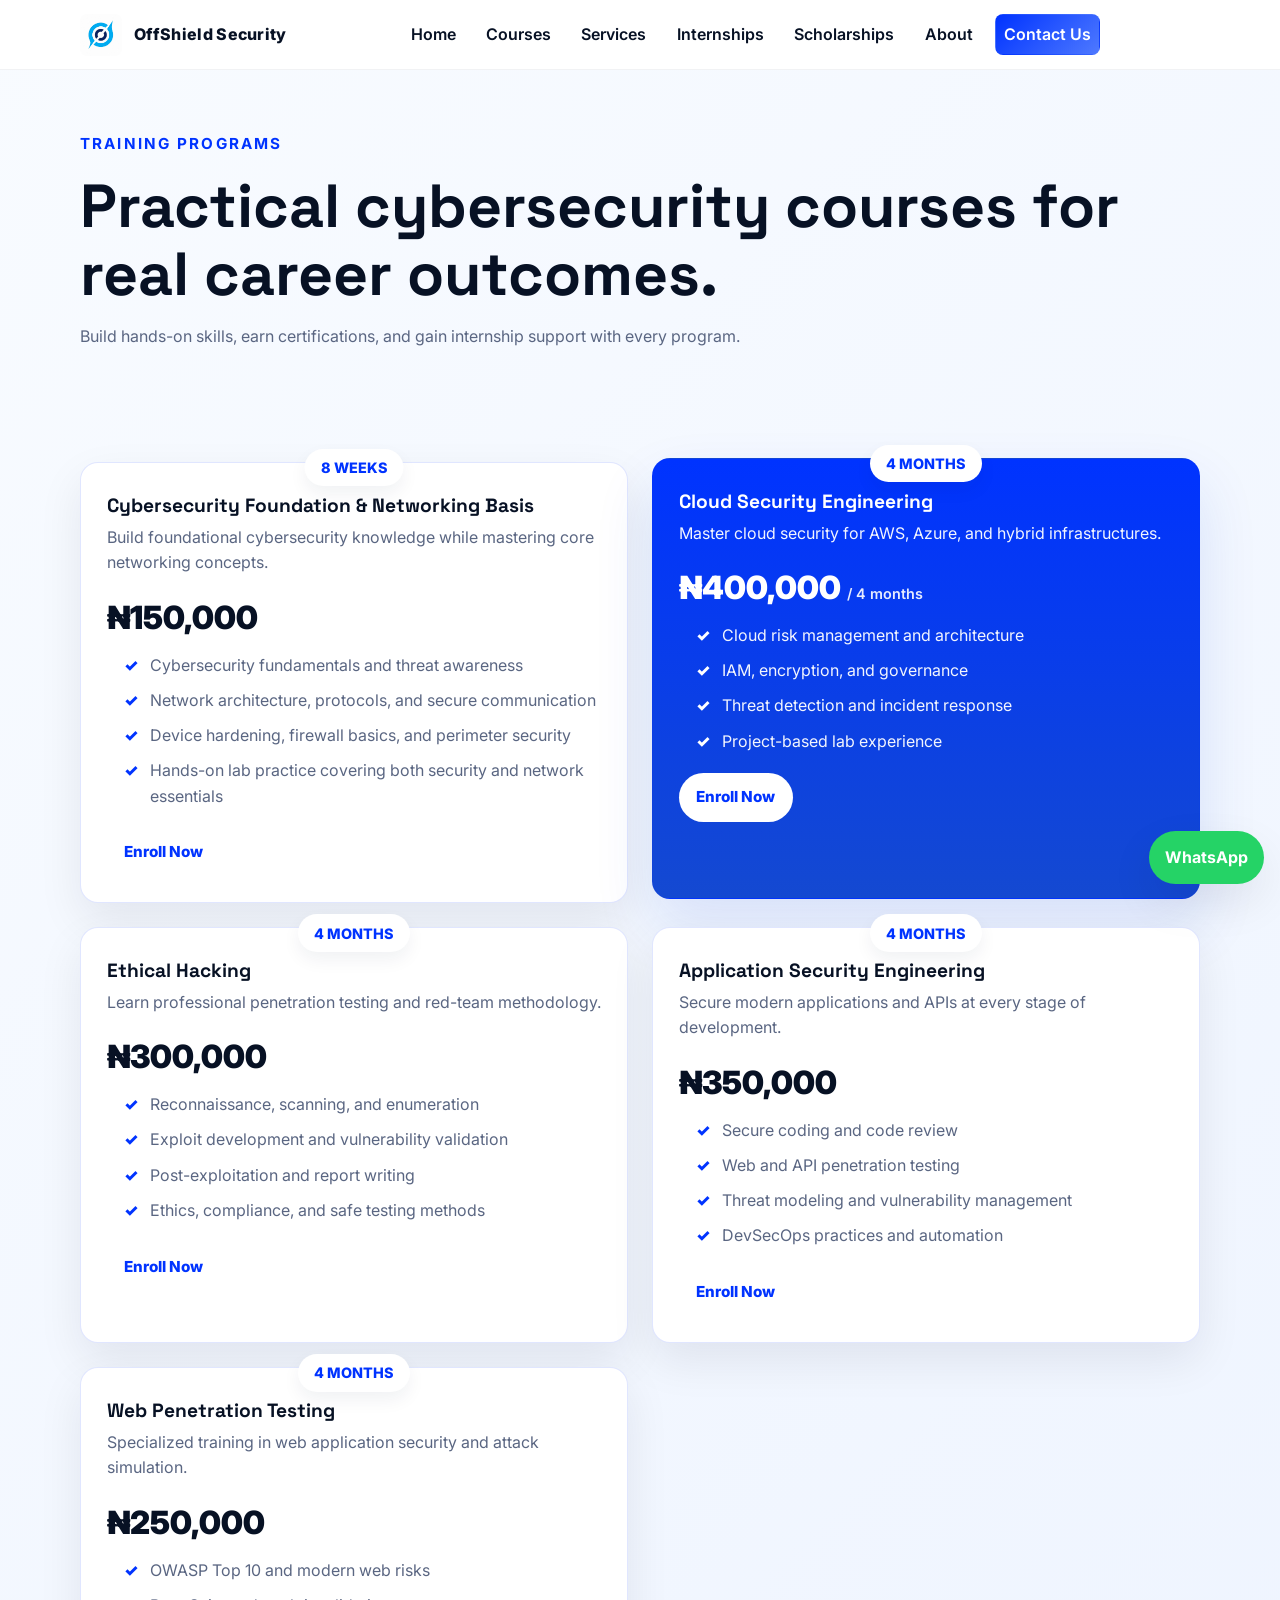
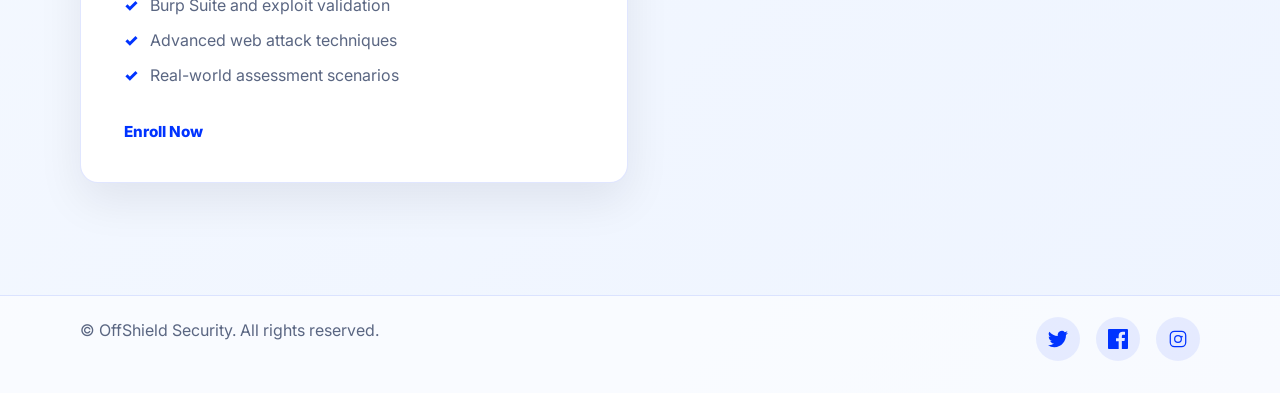
<file: courses.html>
<!DOCTYPE html>
<html lang="en">
  <head>
    <meta charset="UTF-8" />
    <meta name="viewport" content="width=device-width, initial-scale=1.0" />

<!-- New SEO Meta Tags -->
  <meta name="description" content="Study practical cybersecurity courses with OffShield Security: ethical hacking, cloud security engineering, application security, web penetration testing, networking, and internship support for learners in Nigeria, Africa, Europe, and online." />
  <meta name="keywords" content="cybersecurity courses Nigeria, ethical hacking course Nigeria, cloud security course Nigeria, application security course Nigeria, web penetration testing course, cybersecurity training Africa, cybersecurity training Europe, online cybersecurity courses, penetration testing certification, cloud security certification, application security training, network security course, cybersecurity internship" />
  <meta name="author" content="Gabriel Odusanya" />
  <meta name="robots" content="index, follow" />
  <link rel="canonical" href="https://offshieldsecurity.org/courses.html" />

  <!-- Open Graph for Social Media -->
  <meta property="og:title" content="OffShield Security - Africa's Premier Cybersecurity Academy" />
  <meta property="og:description" content="Learn cybersecurity with real internships and professional services. Scholarships available." />
  <meta property="og:image" content="https://offshieldsecurity.org/offshieldoff.jpg" />
  <meta property="og:url" content="https://offshieldsecurity.org" />
  <meta property="og:type" content="website" />

    <title>Courses | OffShield Security</title>
    <link rel="preconnect" href="https://fonts.googleapis.com" />
    <link rel="preconnect" href="https://fonts.gstatic.com" crossorigin />
    <link href="https://fonts.googleapis.com/css2?family=Inter:wght@400;500;600;700;800&family=Space+Grotesk:wght@500;700&display=swap" rel="stylesheet" />
    <link rel="icon" href="offshieldoff.jpg" type="image/jpeg" />
    <link rel="stylesheet" href="styles.css" />
  </head>
  <body>
    <header class="site-header">
      <div class="container nav-wrap">
        <a class="brand" href="index.html">
          <img src="offshieldlogo.jpg" alt="OffShield Security" class="brand-logo" />
          <span>OffShield Security</span>
        </a>
        <button class="menu-toggle" aria-label="Toggle menu" aria-controls="site-navigation" aria-expanded="false">
          <span></span>
          <span></span>
          <span></span>
        </button>
       <nav id="site-navigation" class="site-nav" aria-label="Main navigation">
  <a href="index.html">Home</a>
  <a href="courses.html">Courses</a>
  <a href="services.html">Services</a>
  <a href="internships.html">Internships</a>
  <a href="scholarships.html">Scholarships</a>
  <a href="about.html">About</a>
  <a href="contact.html" class="nav-consultation">Contact Us</a>
</nav>
        </div>
    </header>

    <main class="page-shell">
      <section class="page-hero">
        <div class="container">
          <p class="eyebrow">Training Programs</p>
          <h1>Practical cybersecurity courses for real career outcomes.</h1>
          <p>Build hands-on skills, earn certifications, and gain internship support with every program.</p>
        </div>
      </section>

      <section class="section courses-grid">
        <div class="container course-grid">
          <article class="course-card white">
            <div class="card-tab">8 WEEKS</div>
            <h3>Cybersecurity Foundation & Networking Basis</h3>
            <p>Build foundational cybersecurity knowledge while mastering core networking concepts.</p>
            <div class="price">₦150,000 <span class="duration">/ 8 weeks</span></div>
            <ul class="course-learning">
              <li>Cybersecurity fundamentals and threat awareness</li>
              <li>Network architecture, protocols, and secure communication</li>
              <li>Device hardening, firewall basics, and perimeter security</li>
              <li>Hands-on lab practice covering both security and network essentials</li>
            </ul>
            <div class="course-actions">
              <a href="contact.html" class="btn btn-primary">Enroll Now</a>
            </div>
          </article>

          <article class="course-card most-popular">
            <div class="card-tab">4 MONTHS</div>
            <h3>Cloud Security Engineering</h3>
            <p>Master cloud security for AWS, Azure, and hybrid infrastructures.</p>
            <div class="price">₦400,000 <span class="duration">/ 4 months</span></div>
            <ul class="course-learning">
              <li>Cloud risk management and architecture</li>
              <li>IAM, encryption, and governance</li>
              <li>Threat detection and incident response</li>
              <li>Project-based lab experience</li>
            </ul>
            <div class="course-actions">
              <a href="contact.html" class="btn btn-primary">Enroll Now</a>
            </div>
          </article>

          <article class="course-card white">
            <div class="card-tab">4 MONTHS</div>
            <h3>Ethical Hacking</h3>
            <p>Learn professional penetration testing and red-team methodology.</p>
            <div class="price">₦300,000 <span class="duration">/ 4 months</span></div>
            <ul class="course-learning">
              <li>Reconnaissance, scanning, and enumeration</li>
              <li>Exploit development and vulnerability validation</li>
              <li>Post-exploitation and report writing</li>
              <li>Ethics, compliance, and safe testing methods</li>
            </ul>
            <div class="course-actions">
              <a href="contact.html" class="btn btn-primary">Enroll Now</a>
            </div>
          </article>

          <article class="course-card white">
            <div class="card-tab">4 MONTHS</div>
            <h3>Application Security Engineering</h3>
            <p>Secure modern applications and APIs at every stage of development.</p>
            <div class="price">₦350,000 <span class="duration">/ 4 months</span></div>
            <ul class="course-learning">
              <li>Secure coding and code review</li>
              <li>Web and API penetration testing</li>
              <li>Threat modeling and vulnerability management</li>
              <li>DevSecOps practices and automation</li>
            </ul>
            <div class="course-actions">
              <a href="contact.html" class="btn btn-primary">Enroll Now</a>
            </div>
          </article>

          <article class="course-card white">
            <div class="card-tab">4 MONTHS</div>
            <h3>Web Penetration Testing</h3>
            <p>Specialized training in web application security and attack simulation.</p>
            <div class="price">₦250,000 <span class="duration">/ 4 months</span></div>
            <ul class="course-learning">
              <li>OWASP Top 10 and modern web risks</li>
              <li>Burp Suite and exploit validation</li>
              <li>Advanced web attack techniques</li>
              <li>Real-world assessment scenarios</li>
            </ul>
            <div class="course-actions">
              <a href="contact.html" class="btn btn-primary">Enroll Now</a>
            </div>
          </article>
        </div>
      </section>
    </main>

    <a class="whatsapp-float" href="https://wa.me/2349127643783" target="_blank" rel="noreferrer">WhatsApp</a>

    <footer class="site-footer">
      <div class="container footer-wrap">
        <p>© <span id="year"></span> OffShield Security. All rights reserved.</p>
        <div class="social-links">
          <a class="social-icon icon-x" href="https://x.com/offshield_ai" target="_blank" rel="noreferrer" aria-label="OffShield on X"><svg viewBox="0 0 24 24" fill="currentColor" aria-hidden="true"><path d="M23.954 4.569a10 10 0 0 1-2.825.775 4.93 4.93 0 0 0 2.163-2.724 9.86 9.86 0 0 1-3.127 1.184 4.916 4.916 0 0 0-8.38 4.482A13.94 13.94 0 0 1 1.64 3.16a4.916 4.916 0 0 0 1.523 6.574 4.903 4.903 0 0 1-2.229-.616v.06a4.916 4.916 0 0 0 3.946 4.827 4.902 4.902 0 0 1-2.224.084 4.916 4.916 0 0 0 4.588 3.417A9.867 9.867 0 0 1 0 19.54a13.94 13.94 0 0 0 7.548 2.212c9.058 0 14.01-7.496 14.01-13.986 0-.21-.005-.423-.014-.634A9.936 9.936 0 0 0 24 4.59z"/></svg></a>
          <a class="social-icon icon-facebook" href="https://www.facebook.com/share/p/1DWnNZHJeL/" target="_blank" rel="noreferrer" aria-label="OffShield on Facebook"><svg viewBox="0 0 24 24" fill="currentColor" aria-hidden="true"><path d="M22.675 0H1.325C.593 0 0 .593 0 1.326v21.348C0 23.407.593 24 1.325 24H12.81V14.708h-3.19v-3.62h3.19V8.206c0-3.162 1.93-4.888 4.75-4.888 1.35 0 2.51.1 2.85.144v3.3h-1.954c-1.533 0-1.83.73-1.83 1.798v2.362h3.66l-.477 3.62h-3.183V24h6.243C23.406 24 24 23.407 24 22.674V1.326C24 .593 23.406 0 22.675 0z"/></svg></a>
          <a class="social-icon icon-instagram" href="https://instagram.com/offshield_security" target="_blank" rel="noreferrer" aria-label="OffShield on Instagram"><svg viewBox="0 0 24 24" fill="currentColor" aria-hidden="true"><path d="M7.75 2h8.5A5.75 5.75 0 0 1 22 7.75v8.5A5.75 5.75 0 0 1 16.25 22h-8.5A5.75 5.75 0 0 1 2 16.25v-8.5A5.75 5.75 0 0 1 7.75 2zm0 1.5A4.25 4.25 0 0 0 3.5 7.75v8.5A4.25 4.25 0 0 0 7.75 20.5h8.5A4.25 4.25 0 0 0 20.5 16.25v-8.5A4.25 4.25 0 0 0 16.25 3.5h-8.5zM12 7.25a4.75 4.75 0 1 1 0 9.5 4.75 4.75 0 0 1 0-9.5zm0 1.5a3.25 3.25 0 1 0 0 6.5 3.25 3.25 0 0 0 0-6.5zm4.75-.78a1.03 1.03 0 1 1 0 2.06 1.03 1.03 0 0 1 0-2.06z"/></svg></a>
        </div>
      </div>
    </footer>

    <script src="script.js"></script>
  </body>
</html>
</file>
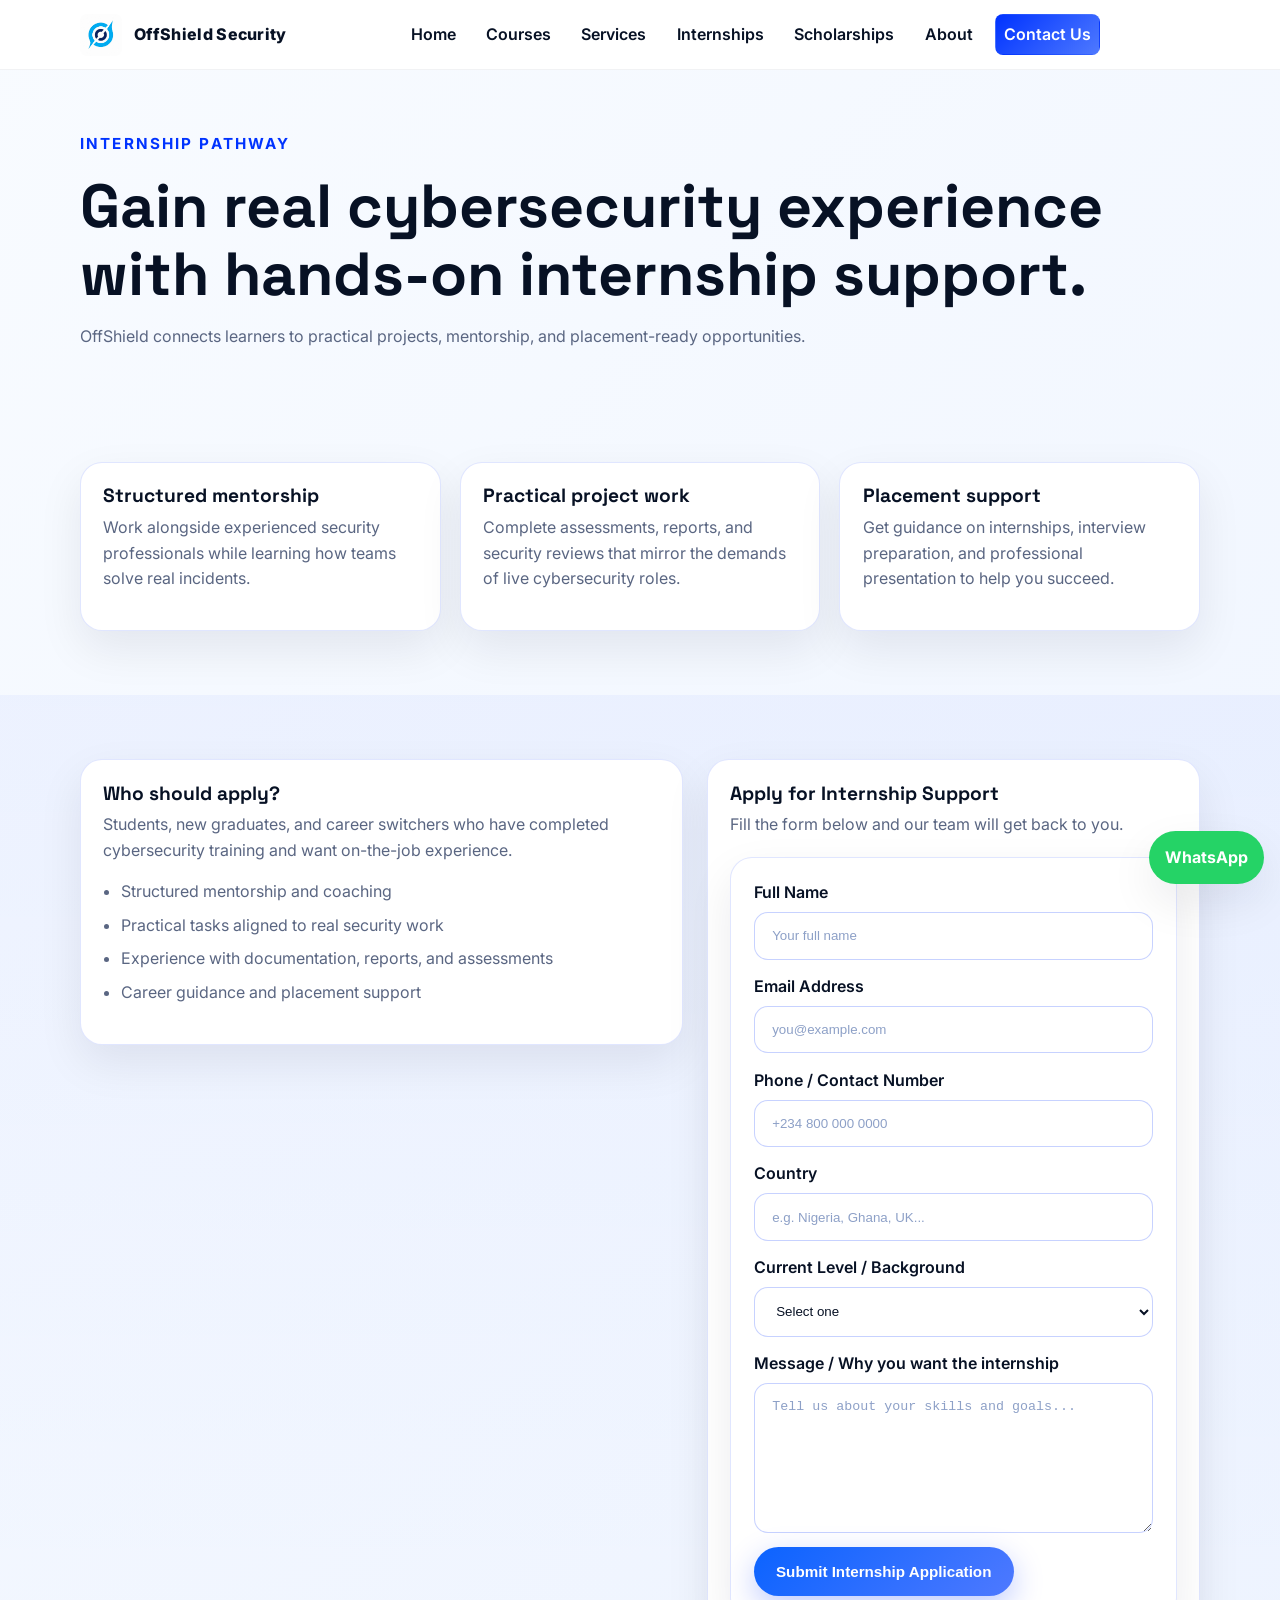
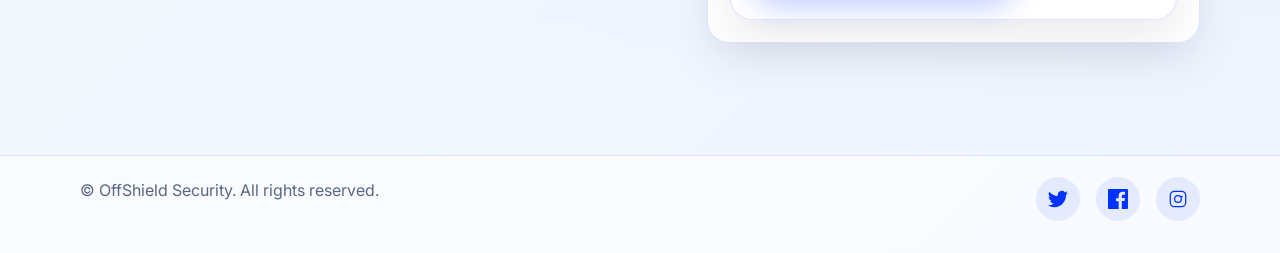
<file: internships.html>
<!DOCTYPE html>
<html lang="en">
  <head>
    <meta charset="UTF-8" />
    <meta name="viewport" content="width=device-width, initial-scale=1.0" />

<!-- New SEO Meta Tags -->
  <meta name="description" content="Find practical cybersecurity internships, mentorship, guided projects, and career support with OffShield Security for students, graduates, and career switchers in Nigeria, Africa, Europe, and online." />
  <meta name="keywords" content="cybersecurity internship Nigeria, cybersecurity internship Africa, cybersecurity internship Europe, ethical hacking internship, penetration testing internship, SOC analyst internship, application security internship, cloud security internship, cybersecurity mentorship Nigeria, cybersecurity career training, cyber security jobs for beginners, information security internship" />
  <meta name="author" content="Gabriel Odusanya" />
  <meta name="robots" content="index, follow" />
  <link rel="canonical" href="https://offshieldsecurity.org/internships.html" />

  <!-- Open Graph for Social Media -->
  <meta property="og:title" content="OffShield Security - Africa's Premier Cybersecurity Academy" />
  <meta property="og:description" content="Learn cybersecurity with real internships and professional services. Scholarships available." />
  <meta property="og:image" content="https://offshieldsecurity.org/offshieldoff.jpg" />
  <meta property="og:url" content="https://offshieldsecurity.org" />
  <meta property="og:type" content="website" />
  

    <title>Internships | OffShield Security</title>
    <link rel="preconnect" href="https://fonts.googleapis.com" />
    <link rel="preconnect" href="https://fonts.gstatic.com" crossorigin />
    <link href="https://fonts.googleapis.com/css2?family=Inter:wght@400;500;600;700;800&family=Space+Grotesk:wght@500;700&display=swap" rel="stylesheet" />
    <link rel="icon" href="offshieldoff.jpg" type="image/jpeg" />
    <link rel="stylesheet" href="styles.css" />
  </head>
  <body>
    <header class="site-header">
      <div class="container nav-wrap">
        <a class="brand" href="index.html">
          <img src="offshieldlogo.jpg" alt="OffShield Security" class="brand-logo" />
          <span>OffShield Security</span>
        </a>
        <button class="menu-toggle" aria-label="Toggle menu" aria-controls="site-navigation" aria-expanded="false">
          <span></span>
          <span></span>
          <span></span>
        </button>
       <nav id="site-navigation" class="site-nav" aria-label="Main navigation">
  <a href="index.html">Home</a>
  <a href="courses.html">Courses</a>
  <a href="services.html">Services</a>
  <a href="internships.html">Internships</a>
  <a href="scholarships.html">Scholarships</a>
  <a href="about.html">About</a>
  <a href="contact.html" class="nav-consultation">Contact Us</a>
</nav>
        </div>
    </header>

    <main class="page-shell">
      <section class="page-hero">
        <div class="container">
          <p class="eyebrow">Internship Pathway</p>
          <h1>Gain real cybersecurity experience with hands-on internship support.</h1>
          <p>OffShield connects learners to practical projects, mentorship, and placement-ready opportunities.</p>
        </div>
      </section>

      <section class="section">
        <div class="container">
          <div class="card-grid">
            <article class="card">
              <h3>Structured mentorship</h3>
              <p>Work alongside experienced security professionals while learning how teams solve real incidents.</p>
            </article>
            <article class="card">
              <h3>Practical project work</h3>
              <p>Complete assessments, reports, and security reviews that mirror the demands of live cybersecurity roles.</p>
            </article>
            <article class="card">
              <h3>Placement support</h3>
              <p>Get guidance on internships, interview preparation, and professional presentation to help you succeed.</p>
            </article>
          </div>
        </div>
      </section>

      <section class="section alt-bg">
        <div class="container two-col">
          <div class="card">
            <h3>Who should apply?</h3>
            <p>Students, new graduates, and career switchers who have completed cybersecurity training and want on-the-job experience.</p>
            <ul class="check-list">
              <li>Structured mentorship and coaching</li>
              <li>Practical tasks aligned to real security work</li>
              <li>Experience with documentation, reports, and assessments</li>
              <li>Career guidance and placement support</li>
            </ul>
          </div>
          <div class="card">
  <h3>Apply for Internship Support</h3>
  <p style="margin-bottom: 1.2rem;">Fill the form below and our team will get back to you.</p>
  
  <form id="internshipForm" class="contact-form" action="" method="POST">
<!-- https://formspree.io/f/mpqvynvn -->
    <label>
      Full Name
      <input type="text" name="name" placeholder="Your full name" required />
    </label>
    <label>
      Email Address
      <input type="email" name="email" placeholder="you@example.com" required />
    </label>
    <label>
      Phone / Contact Number
      <input type="tel" name="phone" placeholder="+234 800 000 0000" required />
    </label>
    <label>
      Country
      <input type="text" name="country" placeholder="e.g. Nigeria, Ghana, UK..." required />
    </label>
    <label>
      Current Level / Background
      <select name="background" required>
        <option value="">Select one</option>
        <option value="Student">Student</option>
        <option value="Fresh Graduate">Fresh Graduate</option>
        <option value="Career Switcher">Career Switcher</option>
        <option value="Working Professional">Working Professional</option>
        <option value="Other">Other</option>
      </select>
    </label>
    <label>
      Message / Why you want the internship
      <textarea name="message" rows="4" placeholder="Tell us about your skills and goals..." required></textarea>
    </label>
    <button class="btn btn-primary" type="submit">Submit Internship Application</button>
    <p class="form-status" style="margin-top: 1rem; font-weight: 600; display: none;"></p>
  </form>
</div>
        </div>
      </section>
    </main>

    <a class="whatsapp-float" href="https://wa.me/2349127643783" target="_blank" rel="noreferrer">WhatsApp</a>

    <footer class="site-footer">
      <div class="container footer-wrap">
        <p>© <span id="year"></span> OffShield Security. All rights reserved.</p>
        <div class="social-links">
          <a class="social-icon icon-x" href="https://x.com/offshield_ai" target="_blank" rel="noreferrer" aria-label="OffShield on X"><svg viewBox="0 0 24 24" fill="currentColor" aria-hidden="true"><path d="M23.954 4.569a10 10 0 0 1-2.825.775 4.93 4.93 0 0 0 2.163-2.724 9.86 9.86 0 0 1-3.127 1.184 4.916 4.916 0 0 0-8.38 4.482A13.94 13.94 0 0 1 1.64 3.16a4.916 4.916 0 0 0 1.523 6.574 4.903 4.903 0 0 1-2.229-.616v.06a4.916 4.916 0 0 0 3.946 4.827 4.902 4.902 0 0 1-2.224.084 4.916 4.916 0 0 0 4.588 3.417A9.867 9.867 0 0 1 0 19.54a13.94 13.94 0 0 0 7.548 2.212c9.058 0 14.01-7.496 14.01-13.986 0-.21-.005-.423-.014-.634A9.936 9.936 0 0 0 24 4.59z"/></svg></a>
          <a class="social-icon icon-facebook" href="https://www.facebook.com/share/p/1DWnNZHJeL/" target="_blank" rel="noreferrer" aria-label="OffShield on Facebook"><svg viewBox="0 0 24 24" fill="currentColor" aria-hidden="true"><path d="M22.675 0H1.325C.593 0 0 .593 0 1.326v21.348C0 23.407.593 24 1.325 24H12.81V14.708h-3.19v-3.62h3.19V8.206c0-3.162 1.93-4.888 4.75-4.888 1.35 0 2.51.1 2.85.144v3.3h-1.954c-1.533 0-1.83.73-1.83 1.798v2.362h3.66l-.477 3.62h-3.183V24h6.243C23.406 24 24 23.407 24 22.674V1.326C24 .593 23.406 0 22.675 0z"/></svg></a>
          <a class="social-icon icon-instagram" href="https://instagram.com/offshield_security" target="_blank" rel="noreferrer" aria-label="OffShield on Instagram"><svg viewBox="0 0 24 24" fill="currentColor" aria-hidden="true"><path d="M7.75 2h8.5A5.75 5.75 0 0 1 22 7.75v8.5A5.75 5.75 0 0 1 16.25 22h-8.5A5.75 5.75 0 0 1 2 16.25v-8.5A5.75 5.75 0 0 1 7.75 2zm0 1.5A4.25 4.25 0 0 0 3.5 7.75v8.5A4.25 4.25 0 0 0 7.75 20.5h8.5A4.25 4.25 0 0 0 20.5 16.25v-8.5A4.25 4.25 0 0 0 16.25 3.5h-8.5zM12 7.25a4.75 4.75 0 1 1 0 9.5 4.75 4.75 0 0 1 0-9.5zm0 1.5a3.25 3.25 0 1 0 0 6.5 3.25 3.25 0 0 0 0-6.5zm4.75-.78a1.03 1.03 0 1 1 0 2.06 1.03 1.03 0 0 1 0-2.06z"/></svg></a>
        </div>
      </div>
    </footer>

    <script src="script.js"></script>
  </body>
</html>
</file>
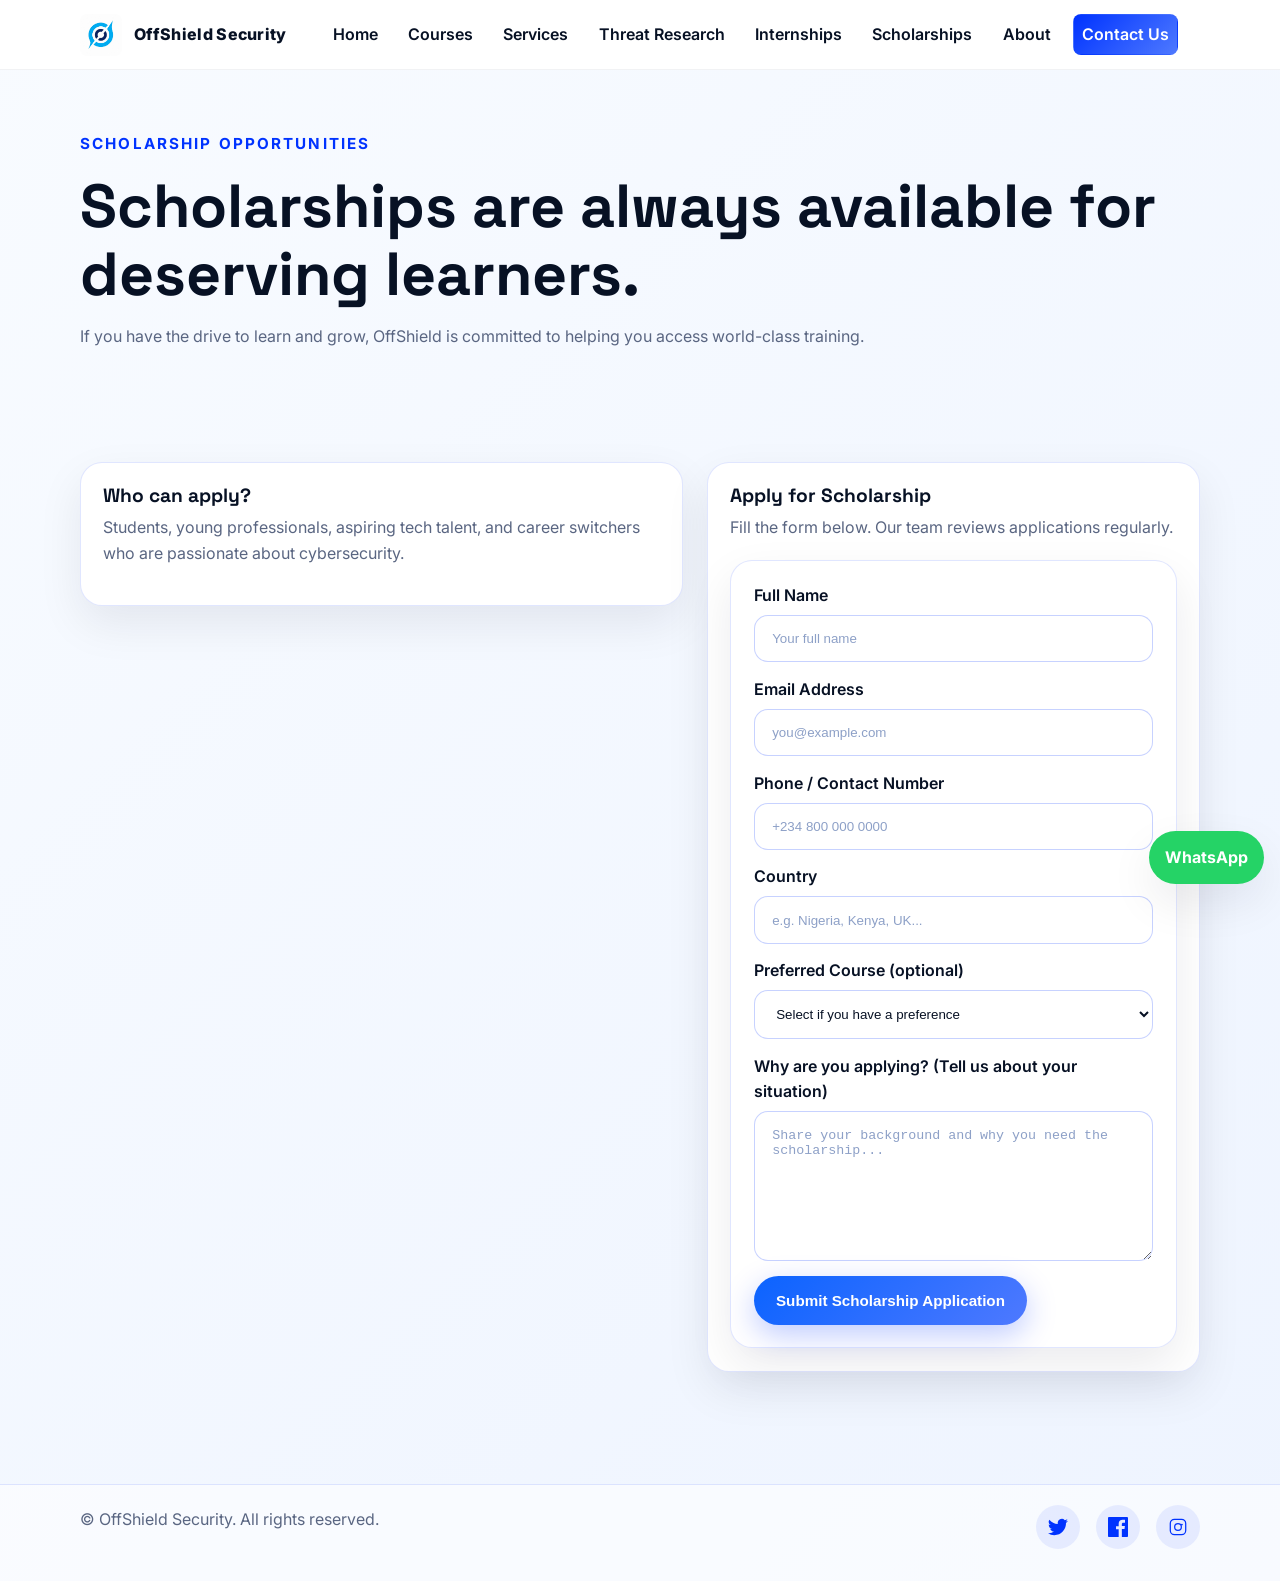
<file: scholarships.html>
<!DOCTYPE html>
<html lang="en">
  <head>
    <meta charset="UTF-8" />
    <meta name="viewport" content="width=device-width, initial-scale=1.0" />

<!-- New SEO Meta Tags -->
  <meta name="description" content="Apply for cybersecurity training scholarship opportunities with OffShield Security. Access practical ethical hacking, cloud security, and application security education in Nigeria, Africa, Europe, and online." />
  <meta name="keywords" content="cybersecurity scholarship Nigeria, ethical hacking scholarship, cybersecurity training scholarship Africa, cybersecurity scholarship Europe, free cybersecurity training Nigeria, cyber security course financial aid, cloud security scholarship, women in cybersecurity scholarship, cybersecurity education funding, cybersecurity academy scholarship" />
  <meta name="author" content="Gabriel Odusanya" />
  <meta name="robots" content="index, follow" />
  <link rel="canonical" href="https://offshieldsecurity.org/scholarships.html" />

  <!-- Open Graph for Social Media -->
  <meta property="og:title" content="OffShield Security - Africa's Premier Cybersecurity Academy" />
  <meta property="og:description" content="Learn cybersecurity with real internships and professional services. Scholarships available." />
  <meta property="og:image" content="https://offshieldsecurity.org/offshieldoff.jpg" />
  <meta property="og:url" content="https://offshieldsecurity.org" />
  <meta property="og:type" content="website" />


<title>Scholarships | OffShield Security</title>
    <link rel="preconnect" href="https://fonts.googleapis.com" />
    <link rel="preconnect" href="https://fonts.gstatic.com" crossorigin />
    <link href="https://fonts.googleapis.com/css2?family=Inter:wght@400;500;600;700;800&family=Space+Grotesk:wght@500;700&display=swap" rel="stylesheet" />
    <link rel="icon" href="offshieldoff.jpg" type="image/jpeg" />
    <link rel="stylesheet" href="styles.css" />
  </head>
  <body>
    <header class="site-header">
      <div class="container nav-wrap">
        <a class="brand" href="index.html">
          <img src="offshieldlogo.jpg" alt="OffShield Security" class="brand-logo" />
          <span>OffShield Security</span>
        </a>
        <button class="menu-toggle" aria-label="Toggle menu" aria-controls="site-navigation" aria-expanded="false">
          <span></span>
          <span></span>
          <span></span>
        </button>
        <nav id="site-navigation" class="site-nav" aria-label="Main navigation">
  <a href="index.html">Home</a>
  <a href="courses.html">Courses</a>
  <a href="services.html">Services</a>
  <a href="threat-research.html">Threat Research</a>
  <a href="internships.html">Internships</a>
  <a href="scholarships.html">Scholarships</a>
  <a href="about.html">About</a>
  <a href="contact.html" class="nav-consultation">Contact Us</a>
</nav>
        </div>
    </header>

    <main class="page-shell">
      <section class="page-hero">
        <div class="container">
          <p class="eyebrow">Scholarship Opportunities</p>
          <h1>Scholarships are always available for deserving learners.</h1>
          <p>If you have the drive to learn and grow, OffShield is committed to helping you access world-class training.</p>
        </div>
      </section>

      <section class="section">
        <div class="container two-col">
          <div class="card">
            <h3>Who can apply?</h3>
            <p>Students, young professionals, aspiring tech talent, and career switchers who are passionate about cybersecurity.</p>
          </div>
          <div class="card">
  <h3>Apply for Scholarship</h3>
  <p style="margin-bottom: 1.2rem;">Fill the form below. Our team reviews applications regularly.</p>
  
  <form id="scholarshipForm" class="contact-form" action="" method="POST">
<!-- https://formspree.io/f/xbdnzerj -->
    <label>
      Full Name
      <input type="text" name="name" placeholder="Your full name" required />
    </label>
    <label>
      Email Address
      <input type="email" name="email" placeholder="you@example.com" required />
    </label>
    <label>
      Phone / Contact Number
      <input type="tel" name="phone" placeholder="+234 800 000 0000" required />
    </label>
    <label>
      Country
      <input type="text" name="country" placeholder="e.g. Nigeria, Kenya, UK..." required />
    </label>
    <label>
      Preferred Course (optional)
      <select name="preferred_course">
        <option value="">Select if you have a preference</option>
        <option value="Cybersecurity Foundation">Cybersecurity Foundation & Networking</option>
        <option value="Ethical Hacking">Ethical Hacking</option>
        <option value="Cloud Security Engineering">Cloud Security Engineering</option>
        <option value="Application Security">Application Security Engineering</option>
        <option value="Web Penetration Testing">Web Penetration Testing</option>
      </select>
    </label>
    <label>
      Why are you applying? (Tell us about your situation)
      <textarea name="message" rows="4" placeholder="Share your background and why you need the scholarship..." required></textarea>
    </label>
    <button class="btn btn-primary" type="submit">Submit Scholarship Application</button>
    <p class="form-status" style="margin-top: 1rem; font-weight: 600; display: none;"></p>
  </form>
</div>
        </div>
      </section>
    </main>

    <a class="whatsapp-float" href="https://wa.me/2349127643783" target="_blank" rel="noreferrer">WhatsApp</a>

    <footer class="site-footer">
      <div class="container footer-wrap">
        <p>© <span id="year"></span> OffShield Security. All rights reserved.</p>
        <div class="social-links">
          <a class="social-icon icon-x" href="https://x.com/offshield_ai" target="_blank" rel="noreferrer" aria-label="OffShield on X"><svg viewBox="0 0 24 24" fill="currentColor" aria-hidden="true"><path d="M23.954 4.569a10 10 0 0 1-2.825.775 4.93 4.93 0 0 0 2.163-2.724 9.86 9.86 0 0 1-3.127 1.184 4.916 4.916 0 0 0-8.38 4.482A13.94 13.94 0 0 1 1.64 3.16a4.916 4.916 0 0 0 1.523 6.574 4.903 4.903 0 0 1-2.229-.616v.06a4.916 4.916 0 0 0 3.946 4.827 4.902 4.902 0 0 1-2.224.084 4.916 4.916 0 0 0 4.588 3.417A9.867 9.867 0 0 1 0 19.54a13.94 13.94 0 0 0 7.548 2.212c9.058 0 14.01-7.496 14.01-13.986 0-.21-.005-.423-.014-.634A9.936 9.936 0 0 0 24 4.59z"/></svg></a>
          <a class="social-icon icon-facebook" href="https://www.facebook.com/share/p/1DWnNZHJeL/" target="_blank" rel="noreferrer" aria-label="OffShield on Facebook"><svg viewBox="0 0 24 24" fill="currentColor" aria-hidden="true"><path d="M22.675 0H1.325C.593 0 0 .593 0 1.326v21.348C0 23.407.593 24 1.325 24H12.81V14.708h-3.19v-3.62h3.19V8.206c0-3.162 1.93-4.888 4.75-4.888 1.35 0 2.51.1 2.85.144v3.3h-1.954c-1.533 0-1.83.73-1.83 1.798v2.362h3.66l-.477 3.62h-3.183V24h6.243C23.406 24 24 23.407 24 22.674V1.326C24 .593 23.406 0 22.675 0z"/></svg></a>
          <a class="social-icon icon-instagram" href="https://instagram.com/offshield_security" target="_blank" rel="noreferrer" aria-label="OffShield on Instagram"><svg viewBox="0 0 24 24" fill="currentColor" aria-hidden="true"><path d="M7.75 2h8.5A5.75 5.75 0 0 1 22 7.75v8.5A5.75 5.75 0 0 1 16.25 22h-8.5A5.75 5.75 0 0 1 2 16.25v-8.5A5.75 5.75 0 0 1 7.75 2zm0 1.5A4.25 4.25 0 0 0 3.5 7.75v8.5A4.25 4.25 0 0 0 7.75 20.5h8.5A4.25 4.25 0 0 0 20.5 16.25v-8.5A4.25 4.25 0 0 0 16.25 3.5h-8.5zM12 7.25a4.75 4.75 0 1 1 0 9.5 4.75 4.75 0 0 1 0-9.5zm0 1.5a3.25 3.25 0 1 0 0 6.5 3.25 3.25 0 0 0 0-6.5zm4.75-.78a1.03 1.03 0 1 1 0 2.06 1.03 1.03 0 0 1 0-2.06z"/></svg></a>
        </div>
      </div>
    </footer>

    <script src="script.js"></script>
  </body>
</html>
</file>
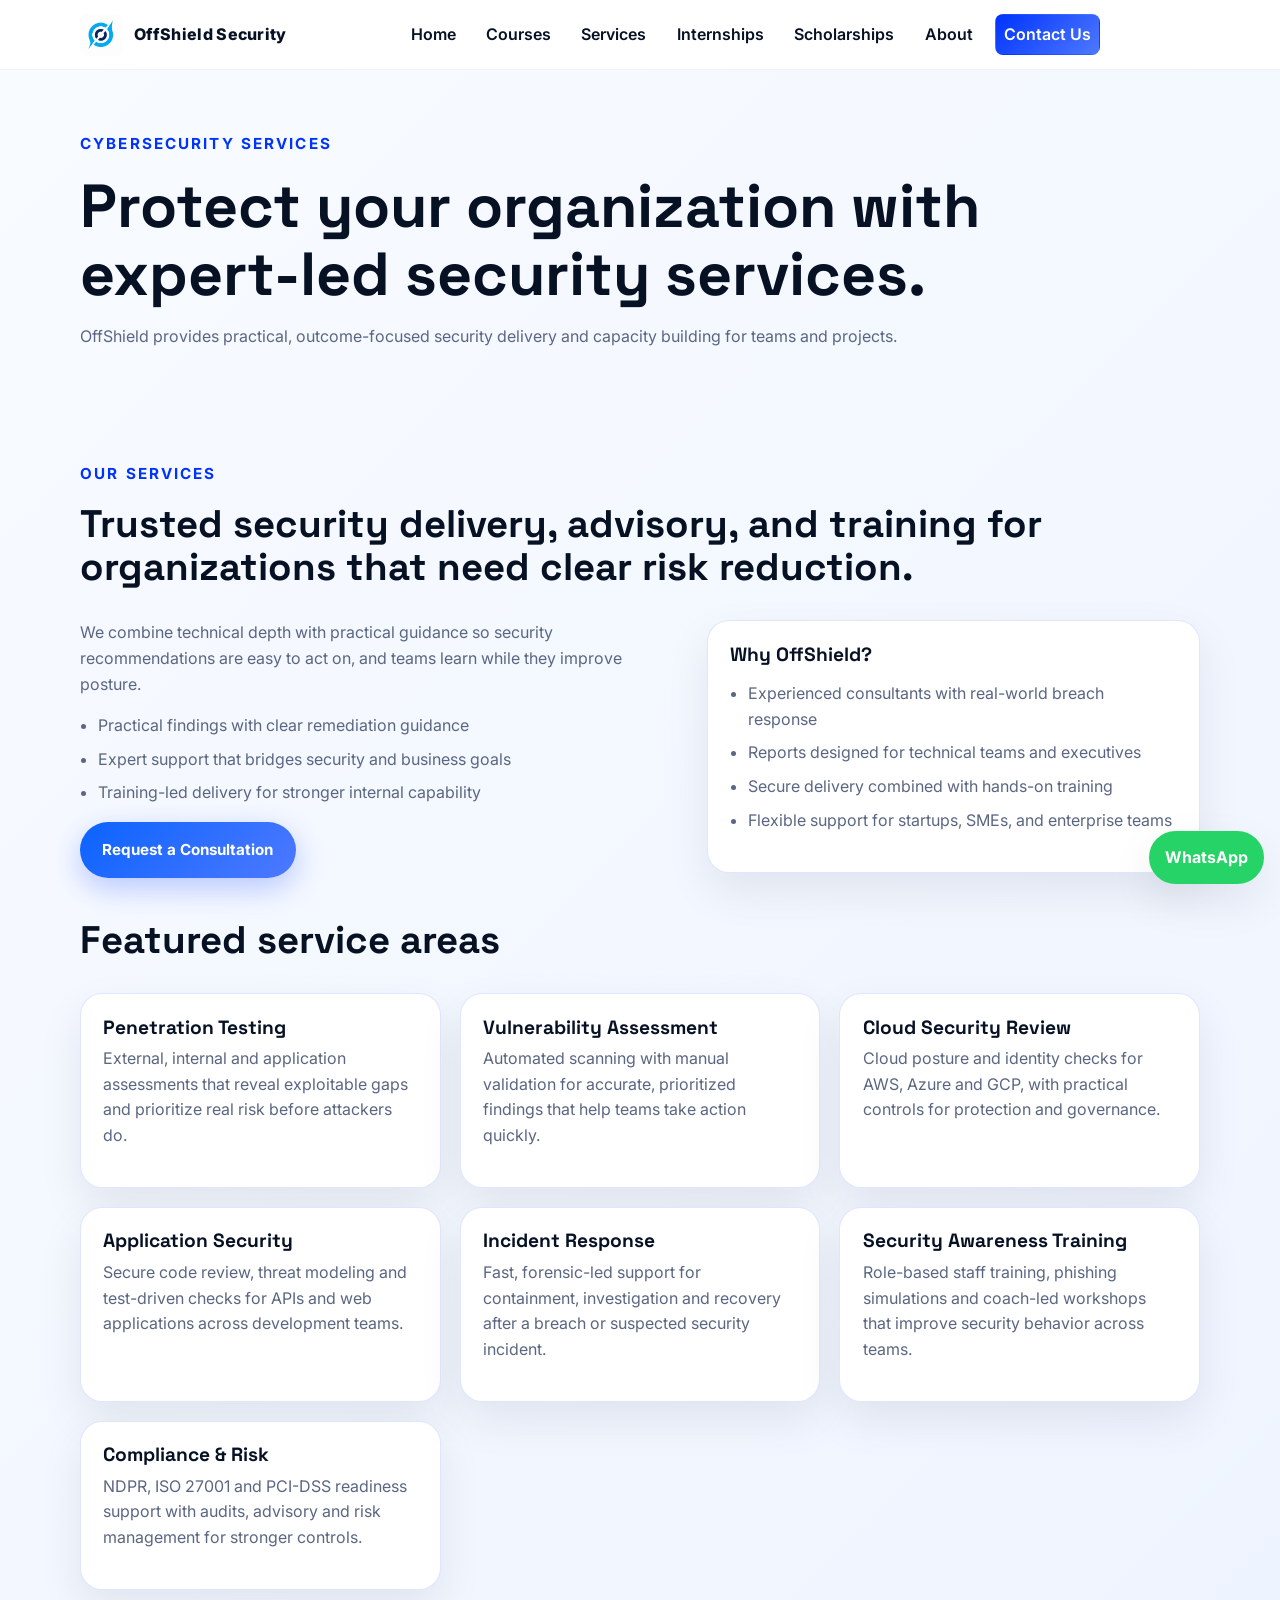
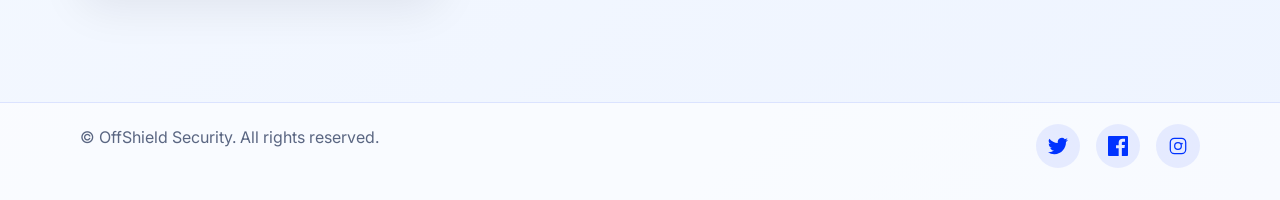
<file: services.html>
<!DOCTYPE html>
<html lang="en">
  <head>
    <meta charset="UTF-8" />
    <meta name="viewport" content="width=device-width, initial-scale=1.0" />

<!-- New SEO Meta Tags -->
  <meta name="description" content="OffShield Security delivers penetration testing, vulnerability assessment, cloud security review, application security, incident response, compliance, risk, and security awareness services in Nigeria, Africa, Europe, and remotely." />
  <meta name="keywords" content="cybersecurity company Nigeria, cybersecurity services Nigeria, penetration testing Nigeria, vulnerability assessment Nigeria, cloud security consulting Nigeria, application security services Nigeria, incident response Nigeria, digital forensics Nigeria, security audit Nigeria, cybersecurity services Africa, cybersecurity consulting Europe, penetration testing Europe, cloud security review, DevSecOps consulting, compliance risk management, NDPR compliance, ISO 27001 readiness, PCI DSS compliance" />
  <meta name="author" content="Gabriel Odusanya" />
  <meta name="robots" content="index, follow" />
  <link rel="canonical" href="https://offshieldsecurity.org/services.html" />

  <!-- Open Graph for Social Media -->
  <meta property="og:title" content="OffShield Security - Africa's Premier Cybersecurity Academy" />
  <meta property="og:description" content="Learn cybersecurity with real internships and professional services. Scholarships available." />
  <meta property="og:image" content="https://offshieldsecurity.org/offshieldoff.jpg" />
  <meta property="og:url" content="https://offshieldsecurity.org" />
  <meta property="og:type" content="website" />

    <title>Services | OffShield Security</title>
    <link rel="preconnect" href="https://fonts.googleapis.com" />
    <link rel="preconnect" href="https://fonts.gstatic.com" crossorigin />
    <link href="https://fonts.googleapis.com/css2?family=Inter:wght@400;500;600;700;800&family=Space+Grotesk:wght@500;700&display=swap" rel="stylesheet" />
    <link rel="icon" href="offshieldoff.jpg" type="image/jpeg" />
    <link rel="stylesheet" href="styles.css" />
  </head>
  <body>
    <header class="site-header">
      <div class="container nav-wrap">
        <a class="brand" href="index.html">
          <img src="offshieldlogo.jpg" alt="OffShield Security" class="brand-logo" />
          <span>OffShield Security</span>
        </a>
        <button class="menu-toggle" aria-label="Toggle menu" aria-controls="site-navigation" aria-expanded="false">
          <span></span>
          <span></span>
          <span></span>
        </button>
      <nav id="site-navigation" class="site-nav" aria-label="Main navigation">
  <a href="index.html">Home</a>
  <a href="courses.html">Courses</a>
  <a href="services.html">Services</a>
  <a href="internships.html">Internships</a>
  <a href="scholarships.html">Scholarships</a>
  <a href="about.html">About</a>
  <a href="contact.html" class="nav-consultation">Contact Us</a>
</nav>
        </div>
    </header>

    <main class="page-shell">
      <section class="page-hero">
        <div class="container">
          <p class="eyebrow">Cybersecurity Services</p>
          <h1>Protect your organization with expert-led security services.</h1>
          <p>OffShield provides practical, outcome-focused security delivery and capacity building for teams and projects.</p>
        </div>
      </section>

      <section class="section">
        <div class="container">
          <div class="section-heading">
            <p class="eyebrow">Our Services</p>
            <h2>Trusted security delivery, advisory, and training for organizations that need clear risk reduction.</h2>
          </div>

          <div class="two-col">
            <div>
              <p>We combine technical depth with practical guidance so security recommendations are easy to act on, and teams learn while they improve posture.</p>
              <ul class="check-list">
                <li>Practical findings with clear remediation guidance</li>
                <li>Expert support that bridges security and business goals</li>
                <li>Training-led delivery for stronger internal capability</li>
              </ul>
              <a class="btn btn-primary" href="contact.html">Request a Consultation</a>
            </div>
            <div class="card info-panel">
              <h3>Why OffShield?</h3>
              <ul class="check-list">
                <li>Experienced consultants with real-world breach response</li>
                <li>Reports designed for technical teams and executives</li>
                <li>Secure delivery combined with hands-on training</li>
                <li>Flexible support for startups, SMEs, and enterprise teams</li>
              </ul>
            </div>
          </div>

          <div class="section-heading" style="margin-top: 2.5rem;">
            <h2>Featured service areas</h2>
          </div>

          <div class="card-grid">
            <article class="card">
              <h3>Penetration Testing</h3>
              <p>External, internal and application assessments that reveal exploitable gaps and prioritize real risk before attackers do.</p>
            </article>
            <article class="card">
              <h3>Vulnerability Assessment</h3>
              <p>Automated scanning with manual validation for accurate, prioritized findings that help teams take action quickly.</p>
            </article>
            <article class="card">
              <h3>Cloud Security Review</h3>
              <p>Cloud posture and identity checks for AWS, Azure and GCP, with practical controls for protection and governance.</p>
            </article>
            <article class="card">
              <h3>Application Security</h3>
              <p>Secure code review, threat modeling and test-driven checks for APIs and web applications across development teams.</p>
            </article>
            <article class="card">
              <h3>Incident Response</h3>
              <p>Fast, forensic-led support for containment, investigation and recovery after a breach or suspected security incident.</p>
            </article>
            <article class="card">
              <h3>Security Awareness Training</h3>
              <p>Role-based staff training, phishing simulations and coach-led workshops that improve security behavior across teams.</p>
            </article>
            <article class="card">
              <h3>Compliance & Risk</h3>
              <p>NDPR, ISO 27001 and PCI-DSS readiness support with audits, advisory and risk management for stronger controls.</p>
            </article>
          </div>
        </div>
      </section>
    </main>

    <a class="whatsapp-float" href="https://wa.me/2349127643783" target="_blank" rel="noreferrer">WhatsApp</a>

    <footer class="site-footer">
      <div class="container footer-wrap">
        <p>© <span id="year"></span> OffShield Security. All rights reserved.</p>
        <div class="social-links">
          <a class="social-icon icon-x" href="https://x.com/offshield_ai" target="_blank" rel="noreferrer" aria-label="OffShield on X"><svg viewBox="0 0 24 24" fill="currentColor" aria-hidden="true"><path d="M23.954 4.569a10 10 0 0 1-2.825.775 4.93 4.93 0 0 0 2.163-2.724 9.86 9.86 0 0 1-3.127 1.184 4.916 4.916 0 0 0-8.38 4.482A13.94 13.94 0 0 1 1.64 3.16a4.916 4.916 0 0 0 1.523 6.574 4.903 4.903 0 0 1-2.229-.616v.06a4.916 4.916 0 0 0 3.946 4.827 4.902 4.902 0 0 1-2.224.084 4.916 4.916 0 0 0 4.588 3.417A9.867 9.867 0 0 1 0 19.54a13.94 13.94 0 0 0 7.548 2.212c9.058 0 14.01-7.496 14.01-13.986 0-.21-.005-.423-.014-.634A9.936 9.936 0 0 0 24 4.59z"/></svg></a>
          <a class="social-icon icon-facebook" href="https://www.facebook.com/share/p/1DWnNZHJeL/" target="_blank" rel="noreferrer" aria-label="OffShield on Facebook"><svg viewBox="0 0 24 24" fill="currentColor" aria-hidden="true"><path d="M22.675 0H1.325C.593 0 0 .593 0 1.326v21.348C0 23.407.593 24 1.325 24H12.81V14.708h-3.19v-3.62h3.19V8.206c0-3.162 1.93-4.888 4.75-4.888 1.35 0 2.51.1 2.85.144v3.3h-1.954c-1.533 0-1.83.73-1.83 1.798v2.362h3.66l-.477 3.62h-3.183V24h6.243C23.406 24 24 23.407 24 22.674V1.326C24 .593 23.406 0 22.675 0z"/></svg></a>
          <a class="social-icon icon-instagram" href="https://instagram.com/offshield_security" target="_blank" rel="noreferrer" aria-label="OffShield on Instagram"><svg viewBox="0 0 24 24" fill="currentColor" aria-hidden="true"><path d="M7.75 2h8.5A5.75 5.75 0 0 1 22 7.75v8.5A5.75 5.75 0 0 1 16.25 22h-8.5A5.75 5.75 0 0 1 2 16.25v-8.5A5.75 5.75 0 0 1 7.75 2zm0 1.5A4.25 4.25 0 0 0 3.5 7.75v8.5A4.25 4.25 0 0 0 7.75 20.5h8.5A4.25 4.25 0 0 0 20.5 16.25v-8.5A4.25 4.25 0 0 0 16.25 3.5h-8.5zM12 7.25a4.75 4.75 0 1 1 0 9.5 4.75 4.75 0 0 1 0-9.5zm0 1.5a3.25 3.25 0 1 0 0 6.5 3.25 3.25 0 0 0 0-6.5zm4.75-.78a1.03 1.03 0 1 1 0 2.06 1.03 1.03 0 0 1 0-2.06z"/></svg></a>
        </div>
      </div>
    </footer>

    <script src="script.js"></script>
  </body>
</html>
</file>
<file: styles.css>
:root {
  --bg: #f5f8ff;
  --surface: #ffffff;
  --surface-2: #eef4ff;
  --text: #071124;
  --muted: #5a6682;
  --primary: #0033ff;
  --primary-soft: rgba(0, 51, 255, 0.1);
  --border: rgba(0, 51, 255, 0.12);
  --card-accent: var(--primary);
  --card-accent-dark: #1449d1;
  --shadow: 0 18px 45px rgba(7, 17, 36, 0.08);
}

* { box-sizing: border-box; }
html { overflow-x: hidden; }
body {
  margin: 0;
  font-family: 'Inter', sans-serif;
  background: linear-gradient(135deg, #f8fbff 0%, #eef4ff 100%);
  color: var(--text);
  line-height: 1.6;
  overflow-x: hidden;
}
a { color: inherit; text-decoration: none; }
img { max-width: 100%; display: block; }
.container { width: min(1120px, calc(100% - 2rem)); margin: 0 auto; }
.site-header {
  position: fixed;
  top: 0;
  left: 0;
  right: 0;
  z-index: 1200;
  background: var(--surface);
  color: var(--text);
  border-bottom: 1px solid rgba(16,36,74,0.06);
}
.nav-wrap {
  display: flex;
  align-items: center;
  gap: 1rem;
  padding: 0.85rem 0;
  min-height: 68px;
}
.brand {
  display: flex;
  align-items: center;
  gap: 0.75rem;
  min-width: 0;
  font-weight: 800;
  letter-spacing: 0.02em;
  color: var(--text);
}
.brand-logo {
  width: 42px;
  height: 42px;
  object-fit: contain;
  border-radius: 8px;
  flex: 0 0 auto;
}
.brand span { min-width: 0; overflow-wrap: anywhere; }
.site-nav {
  display: flex;
  align-items: center;
  flex: 1;
  justify-content: center;
  gap: 0.9rem;
  flex-wrap: wrap;
}
.site-nav a {
  color: var(--text);
  font-weight: 600;
  padding: 0.4rem 0.5rem;
  border-radius: 8px;
  transition: color 0.2s ease, box-shadow 0.2s ease;
  white-space: nowrap;
}
.site-nav a.active,
.site-nav a:hover {
  color: var(--primary);
  box-shadow: inset 0 -2px 0 var(--primary);
}
.site-nav a.nav-consultation {
  box-shadow: none;
  border: 1px solid rgba(0, 51, 255, 0.2);
  color: var(--primary);
}
.site-nav a.nav-consultation {
  background: linear-gradient(135deg, var(--primary), #4e79ff);
  border-color: transparent;
  color: #fff;
}
.site-nav a.nav-consultation:hover {
  box-shadow: 0 8px 20px rgba(0, 51, 255, 0.18);
  color: var(--primary);
}
.site-nav a.nav-consultation:hover { color: #fff; }
.menu-toggle {
  display: none;
  background: transparent;
  border: 0;
  padding: 0.3rem;
}
.menu-toggle span {
  display: block;
  width: 22px;
  height: 2px;
  background: var(--text);
  margin: 5px 0;
  border-radius: 2px;
}
.hero {
  padding: 6.8rem 0 4rem;
  background: radial-gradient(circle at top left, rgba(0, 51, 255, 0.04), transparent 35%), linear-gradient(135deg, rgba(0, 51, 255, 0.02), transparent 70%);
}
.hero-grid { display: grid; grid-template-columns: 1.3fr 0.85fr; gap: 2rem; align-items: center; }
.hero-content { max-width: 640px; }
.hero-card { padding: 2rem; }
.hero-text { font-size: 1.08rem; max-width: 700px; color: #33416f; }
.hero-badges span { font-weight: 700; }
h1, h2, h3, h4 { font-family: 'Space Grotesk', sans-serif; line-height: 1.12; }
h1 { font-size: clamp(2.2rem, 5vw, 3.8rem); margin: 0 0 1rem; }
h2 { font-size: clamp(1.8rem, 3vw, 2.4rem); margin: 0 0 0.75rem; }
h3 { font-size: 1.2rem; margin: 0 0 0.5rem; }
p { margin: 0 0 1rem; color: var(--muted); }
.eyebrow { text-transform: uppercase; letter-spacing: 0.14em; color: var(--primary); font-weight: 700; font-size: 0.95rem; margin-bottom: 1rem; }
.hero-text { font-size: 1.05rem; max-width: 650px; }
.hero-actions { display: flex; gap: 1rem; flex-wrap: wrap; margin: 1.5rem 0; }
.btn {
  display: inline-flex; align-items: center; justify-content: center; border-radius: 999px; padding: 1rem 1.4rem; font-weight: 700; font-size: 0.95rem; transition: transform 0.2s ease, box-shadow 0.2s ease;
}
.btn:hover { transform: translateY(-2px); }
.btn-primary { background: linear-gradient(135deg, var(--primary), #4e79ff); color: white; box-shadow: 0 10px 30px rgba(0, 51, 255, 0.25); }
.btn-secondary { border: 1px solid rgba(0, 51, 255, 0.24); color: var(--primary); background: rgba(0, 51, 255, 0.08); }
.hero-badges { display: flex; flex-wrap: wrap; gap: 0.7rem; margin-top: 1rem; }
.hero-badges span, .chip, .badge {
  display: inline-flex; align-items: center; gap: 0.3rem; padding: 0.55rem 0.85rem; border-radius: 999px; background: var(--primary-soft); color: var(--primary); border: 1px solid rgba(0, 51, 255, 0.12); font-size: 0.9rem;
}
.hero-card, .card, .course-card, .info-panel, .mini-card, .contact-form {
  background: var(--surface); border: 1px solid var(--border); border-radius: 22px; padding: 1.4rem; box-shadow: var(--shadow);
}
.hero-card ul { padding-left: 1.1rem; color: var(--muted); }
.why-logo { display: inline-flex; align-items: center; gap: 0.9rem; margin-bottom: 1rem; }
.why-logo-image { width: 44px; height: 44px; }
.founder-image-wrap { display: flex; justify-content: center; }
.founder-image { width: 100%; max-width: 320px; border-radius: 26px; border: 1px solid rgba(0, 51, 255, 0.18); box-shadow: 0 24px 40px rgba(0, 51, 255, 0.08); }
.founder-card { display: grid; gap: 1.5rem; grid-template-columns: 1fr; background: linear-gradient(180deg, #ffffff, #eef4ff); padding: 2rem; border-radius: 24px; box-shadow: 0 24px 60px rgba(0, 51, 255, 0.08); }
.founder-copy { display: flex; flex-direction: column; justify-content: center; }
@media (min-width: 900px) {
  .founder-card { grid-template-columns: 1fr 1.1fr; align-items: center; }
  .founder-image-wrap { justify-content: flex-end; }
}
.section { padding: 4rem 0; }
.alt-bg { background: linear-gradient(180deg, rgba(0, 51, 255, 0.04), transparent); }
.section-heading { margin-bottom: 2rem; }
.card-grid { display: grid; grid-template-columns: repeat(3, minmax(0, 1fr)); gap: 1.2rem; }
.card-grid > * { min-width: 0; }
.course-grid {
  display: grid;
  grid-template-columns: repeat(2, minmax(0, 1fr));
  gap: 1.5rem;
}
.course-grid > * { min-width: 0; }
.two-col { display: grid; grid-template-columns: 1.1fr 0.9fr; gap: 1.5rem; align-items: start; }
.grid-3 { display: grid; grid-template-columns: repeat(3, minmax(0, 1fr)); gap: 1.2rem; }
.text-link { color: #8bb0ff; font-weight: 700; }
.card-stack { display: grid; gap: 1rem; }
.mini-card { padding: 1rem 1.2rem; font-weight: 700; }
.course-card {
  position: relative;
  border-radius: 18px;
  padding: 2rem 1.6rem 1.6rem;
  overflow: visible;
  color: #fff;
  background: linear-gradient(180deg, var(--card-accent), var(--card-accent-dark));
  box-shadow: 0 18px 40px rgba(20,68,209,0.08);
}
.course-card.white { background: var(--surface); color: var(--text); box-shadow: var(--shadow); }
.course-card .card-tab {
  position: absolute; top: -14px; left: 50%; transform: translateX(-50%);
  background: #ffffff; color: var(--card-accent); padding: 0.45rem 1rem; border-radius: 999px; font-weight: 800; font-size: 0.9rem;
  box-shadow: 0 8px 18px rgba(16,36,74,0.06);
}
.course-card .title-pill { display: inline-block; background: rgba(255,255,255,0.95); color: var(--card-accent); padding: 0.8rem 1.1rem; border-radius: 999px; font-weight: 700; margin-top: 0.6rem; }
.course-card .price { font-size: 2rem; font-weight: 900; margin: 0.6rem 0; }
.course-card .duration { font-size: 0.9rem; font-weight: 600; color: rgba(255,255,255,0.9); }
.course-card p, .course-card .course-learning { color: rgba(255,255,255,0.95); }
.course-card.white p, .course-card.white .course-learning { color: var(--muted); }
.course-card h4 { color: rgba(255,255,255,0.95); margin-top: 0.8rem; }
.course-card.white .card-tab { color: var(--primary); }
.course-card .course-learning { padding-left: 1.1rem; margin: 0.5rem 0 0; }
.course-card .course-learning li { margin-bottom: 0.6rem; list-style: none; padding-left: 1.6rem; position: relative; }
.course-card .course-learning li:before { content: '\2713'; position: absolute; left: 0; top: 0; color: white; font-weight: 900; }
.course-card.white .course-learning li:before { color: var(--card-accent); }
.course-card .course-actions { margin-top: 1.2rem; }
.course-card .btn { border-radius: 999px; padding: 0.75rem 1.1rem; font-weight: 800; }
.course-card .btn-primary { background: #fff; color: var(--card-accent); box-shadow: none; }
.course-card .btn-secondary { background: rgba(255,255,255,0.9); color: var(--card-accent-dark); }
.course-card.most-popular { box-shadow: 0 28px 60px rgba(20,68,209,0.12); transform: translateY(-4px); }
.page-shell { padding-bottom: 3rem; }
.page-hero { padding: 4rem 0 2rem; }
.course-card ul { padding-left: 1rem; color: var(--muted); }
.course-top { display: flex; justify-content: space-between; align-items: start; gap: 1rem; margin-bottom: 0.7rem; }
.course-actions { display: flex; justify-content: space-between; align-items: center; gap: 1rem; margin-top: 1rem; flex-wrap: wrap; }
.check-list, .step-list { padding-left: 1.1rem; color: var(--muted); }
.check-list li, .step-list li { margin-bottom: 0.5rem; }
  .contact-form label { display: flex; flex-direction: column; gap: 0.4rem; font-weight: 600; margin-bottom: 0.9rem; color: var(--text); }
.contact-form input, .contact-form select, .contact-form textarea {
  width: 100%; padding: 0.95rem 1.1rem; border-radius: 14px; border: 1px solid rgba(0, 51, 255, 0.22); background: #ffffff; color: var(--text);
}
.contact-form textarea { min-height: 150px; }
.contact-form input::placeholder, .contact-form textarea::placeholder { color: #8da0c7; }
.founder-section { padding: 4rem 0 2rem; }
.founder-card { display: grid; gap: 1.5rem; grid-template-columns: 1fr; background: linear-gradient(180deg, #ffffff, #eef4ff); padding: 2rem; border-radius: 24px; box-shadow: 0 24px 60px rgba(0, 51, 255, 0.08); }
.founder-copy h2 { margin-top: 0; font-size: clamp(2rem, 4vw, 2.8rem); }
.subhead { color: var(--primary); font-size: 1.05rem; font-weight: 700; margin-top: -0.2rem; }
.founder-copy p { color: var(--muted); }
.founder-socials { display: flex; flex-wrap: wrap; gap: 1rem; margin-top: 1.2rem; }
.social-icon { display: inline-flex; align-items: center; justify-content: center; width: 44px; height: 44px; border-radius: 50%; background: rgba(0, 51, 255, 0.08); color: var(--primary); }
.social-icon svg { width: 20px; height: 20px; }
.whatsapp-float {
  position: fixed; right: 1rem; bottom: 1rem; z-index: 20; background: #25d366; color: white; padding: 0.85rem 1rem; border-radius: 999px; font-weight: 700; box-shadow: var(--shadow);
}
.site-footer {
  border-top: 1px solid var(--border); padding: 1.3rem 0 2rem; background: rgba(255,255,255,0.6);
}
.footer-wrap { display: flex; justify-content: space-between; align-items: center; gap: 1rem; flex-wrap: wrap; }
.social-links { display: flex; gap: 1rem; color: #9db3ea; }

@media (max-width: 900px) {
  .hero-grid, .two-col, .grid-3, .card-grid { grid-template-columns: 1fr; }
  .hero { padding-top: 3.5rem; }
}

@media (max-width: 850px) {
  .menu-toggle { display: block; margin-left: auto; flex: 0 0 auto; cursor: pointer; }
  .nav-actions { display: none; }
  .site-nav {
    display: none;
    position: fixed;
    top: 68px;
    left: 0;
    right: 0;
    bottom: 0;
    padding: 1.25rem;
    background: var(--surface);
    color: var(--text);
    flex-direction: column;
    gap: 1rem;
    overflow-y: auto;
    overscroll-behavior: contain;
  }
  .site-nav.open { display: flex; }
  .site-nav a { padding: 0.9rem 1rem; color: var(--text); }
  .site-nav a.nav-consultation { width: 100%; text-align: center; }
  .mobile-actions { display: flex; gap: 0.8rem; flex-direction: column; margin-top: 0.6rem; }
  .mobile-actions .btn { width: 100%; }
  .course-top, .course-actions { flex-direction: column; align-items: flex-start; }
}

/* Desktop nav actions */
.nav-actions { display: flex; gap: 0.8rem; align-items: center; }
.nav-actions .btn-primary { background: linear-gradient(180deg, var(--primary), var(--card-accent-dark)); color: white; box-shadow: 0 10px 30px rgba(13,57,204,0.12); border: none; }
.btn-primary { background: linear-gradient(135deg, #0b63ff, #4e79ff); color: white; border: none; }
.btn-secondary { background: transparent; color: var(--text); border: 1px solid rgba(16,36,74,0.06); }

/* push page content down to account for fixed header */
body { padding-top: 68px; }

/* Mobile layout: keep all content inside the viewport on small phones. */
@media (max-width: 850px) {
  .container { width: min(100% - 1.5rem, 1120px); }
  .hero { padding: 3rem 0 2.5rem; }
  .page-hero { padding: 2.5rem 0 1rem; }
  .section { padding: 2.75rem 0; }
  .hero-grid,
  .two-col,
  .grid-3,
  .card-grid,
  .course-grid { grid-template-columns: minmax(0, 1fr); }
  .hero-card,
  .founder-card,
  .card,
  .course-card,
  .info-panel { padding: 1.25rem; }
  .founder-card { gap: 1.25rem; }
  .course-card.most-popular { transform: none; }
  .course-card .price { font-size: clamp(1.6rem, 8vw, 2rem); }
  .hero-actions,
  .course-actions { align-items: stretch; }
  .hero-actions .btn,
  .course-actions .btn { width: 100%; }
  .footer-wrap { align-items: flex-start; }
  .site-footer p { max-width: 100%; }
}

@media (max-width: 400px) {
  .nav-wrap { gap: 0.5rem; }
  .brand { gap: 0.5rem; font-size: 0.9rem; }
  .brand-logo { width: 36px; height: 36px; }
  .menu-toggle { padding: 0.2rem; }
  h1 { font-size: clamp(1.9rem, 10vw, 2.6rem); }
  h2 { font-size: clamp(1.55rem, 8vw, 2rem); }
  .hero-badges span,
  .chip,
  .badge { font-size: 0.82rem; }
  .whatsapp-float { right: 0.75rem; bottom: 0.75rem; padding: 0.7rem 0.85rem; font-size: 0.9rem; }
}
</file>
